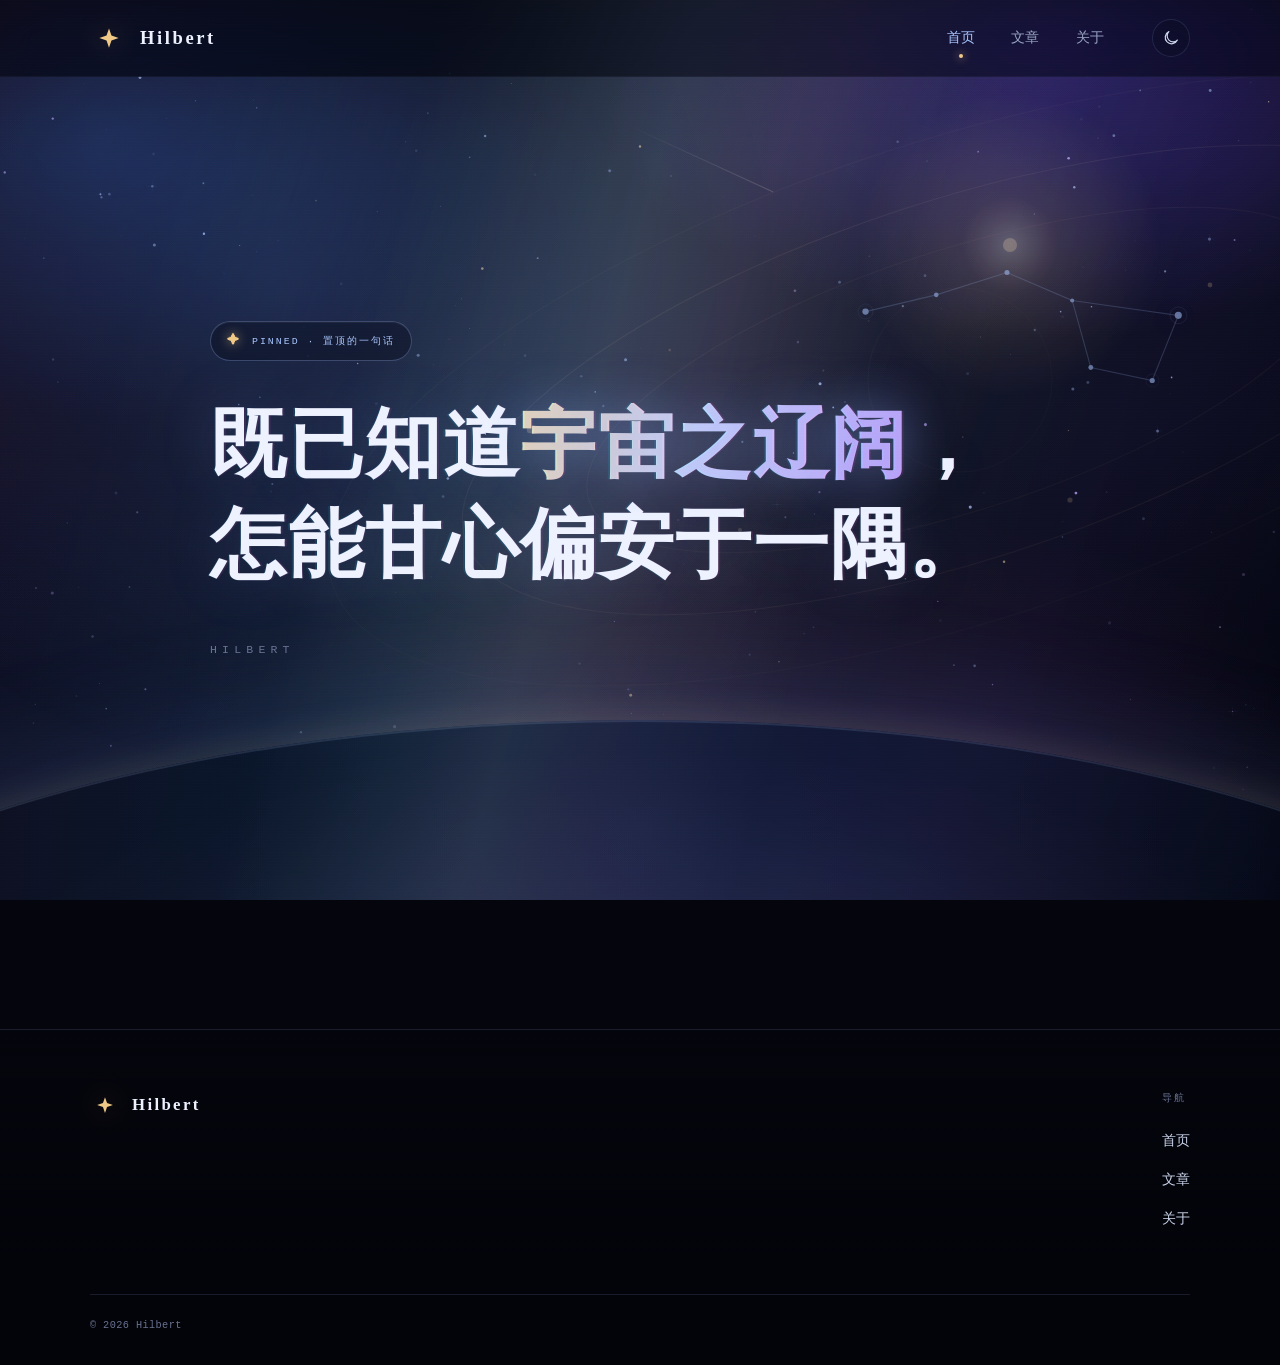
<file: index.html>
<!doctype html>
<html lang="zh-CN" data-theme="dark">
<head>
  <meta charset="utf-8">
  <meta name="viewport" content="width=device-width, initial-scale=1">
  <title>Hilbert</title>
  <meta name="description" content="Hilbert 的个人网站。">
  <meta name="author" content="Hilbert">
  <meta name="theme-color" content="#05060d">
  <meta name="color-scheme" content="dark light">
  <link rel="icon" href="assets/favicon.svg" type="image/svg+xml">
  <link rel="canonical" href="https://hilbert-blog.pages.dev/">
  <link rel="alternate" type="application/atom+xml" title="Hilbert · Atom" href="feed.xml">
  <meta property="og:site_name" content="Hilbert">
  <meta property="og:title" content="Hilbert">
  <meta property="og:description" content="Hilbert 的个人网站。">
  <meta property="og:type" content="website">
  <meta property="og:url" content="https://hilbert-blog.pages.dev/">
  <script>(function(){try{var k='yujian-theme',t=localStorage.getItem(k);if(t!=='dark'&&t!=='light'){t='dark'}document.documentElement.setAttribute('data-theme',t);var m=document.querySelector('meta[name="theme-color"]');if(m&&t==='dark')m.setAttribute('content','#05060d')}catch(e){}})();</script>
  <script>document.documentElement.classList.add('js')</script>
  
  <link rel="stylesheet" href="assets/style.css">
</head>
<body class="page-home">
  <div class="cosmos" aria-hidden="true">
    <div class="cosmos-nebula"></div>
    <div class="cosmos-milkyway"></div>
    <canvas class="starfield"></canvas>
    <svg class="cosmos-orbits" viewBox="0 0 1440 900" preserveAspectRatio="xMidYMid slice">
      <defs>
        <radialGradient id="nightOrb" cx=".5" cy=".5" r=".5">
          <stop offset="0" stop-color="#fff5d6" stop-opacity=".9"/>
          <stop offset=".32" stop-color="#f0c987" stop-opacity=".4"/>
          <stop offset="1" stop-color="#f0c987" stop-opacity="0"/>
        </radialGradient>
      </defs>
      <circle cx="1090" cy="245" r="150" fill="url(#nightOrb)" opacity=".65"/>
      <circle cx="1090" cy="245" r="7" fill="#f7e0a8" opacity=".75"/>
      <g fill="none" stroke="currentColor" stroke-width="1">
        <ellipse cx="1040" cy="380" rx="520" ry="180" transform="rotate(-18 1040 380)" opacity=".22"/>
        <ellipse cx="1040" cy="380" rx="390" ry="130" transform="rotate(-18 1040 380)" opacity=".15"/>
        <ellipse cx="1040" cy="380" rx="660" ry="240" transform="rotate(-18 1040 380)" opacity=".1"/>
        <circle cx="1040" cy="380" r="92" opacity=".08"/>
      </g>
      <g fill="currentColor">
        <circle cx="610" cy="430" r="3.2" opacity=".8"/>
        <circle cx="1290" cy="285" r="2.4" opacity=".7"/>
        <circle cx="820" cy="530" r="2" opacity=".6"/>
        <circle cx="1150" cy="500" r="2.6" opacity=".7"/>
      </g>
    </svg>
    <div class="cosmos-vignette"></div>
  </div>
  <div class="daylight" aria-hidden="true"></div>
  <div class="vaporwave" aria-hidden="true"></div>
  <a class="skip-link" href="#main">跳到主要内容</a>
  
  <header class="site-header">
    <div class="container header-inner">
      <a class="brand" href="index.html" aria-label="Hilbert · 首页">
        <span class="brand-star" aria-hidden="true">
          <svg viewBox="0 0 24 24" fill="currentColor"><path d="M12 1.5l2.7 7.8 7.8 2.7-7.8 2.7L12 22.5l-2.7-7.8-7.8-2.7 7.8-2.7z"/></svg>
        </span>
        <span class="brand-name">Hilbert</span>
      </a>
      <nav class="site-nav" id="site-nav" aria-label="主导航">
        <a class="nav-link is-active" href="index.html" aria-current="page">首页</a>
        <a class="nav-link" href="blog.html">文章</a>
        <a class="nav-link" href="about.html">关于</a>
      </nav>
      <div class="header-actions">
        <button class="theme-toggle" type="button" aria-label="切换深色模式" aria-pressed="false" title="切换深色模式">
          <svg class="icon icon-sun" viewBox="0 0 24 24" width="18" height="18" fill="none" stroke="currentColor" stroke-width="1.6" stroke-linecap="round" aria-hidden="true"><circle cx="12" cy="12" r="4.2"/><path d="M12 2.5v2.2M12 19.3v2.2M2.5 12h2.2M19.3 12h2.2M5.3 5.3l1.6 1.6M17.1 17.1l1.6 1.6M18.7 5.3l-1.6 1.6M6.9 17.1l-1.6 1.6"/></svg>
          <svg class="icon icon-moon" viewBox="0 0 24 24" width="18" height="18" fill="none" stroke="currentColor" stroke-width="1.6" stroke-linecap="round" stroke-linejoin="round" aria-hidden="true"><path d="M20.5 14.8A8.5 8.5 0 1 1 9.2 3.5a6.8 6.8 0 0 0 11.3 11.3Z"/></svg>
        </button>
        <button class="menu-toggle" type="button" aria-label="打开菜单" aria-expanded="false" aria-controls="site-nav">
          <span class="menu-bar"></span>
          <span class="menu-bar"></span>
        </button>
      </div>
    </div>
  </header>
  <main id="main">
<section class="hero">
    <div class="container hero-inner">
      <p class="eyebrow pin-label" data-reveal><span class="pin-star" aria-hidden="true">✦</span>PINNED · 置顶的一句话</p>
      <h1 class="hero-title" data-reveal>既已知道<span class="mark">宇宙之辽阔</span>，<br>
      怎能甘心偏安于一隅。</h1>
      <p class="hero-signature" data-reveal>Hilbert</p>
    </div>
    <div class="hero-constellation" aria-hidden="true">
      <svg viewBox="0 0 440 330" fill="none">
        <g class="const-lines" stroke="currentColor" stroke-width="1.2" stroke-linecap="round">
          <path d="M36 208 L112 190 L188 166 L258 196 L278 268 L344 282 L372 212 L258 196"/>
        </g>
        <g class="const-stars" fill="currentColor">
          <circle class="star-big" cx="36" cy="208" r="3.4"/>
          <circle cx="112" cy="190" r="2.5"/>
          <circle cx="188" cy="166" r="2.7"/>
          <circle cx="258" cy="196" r="2.2"/>
          <circle cx="278" cy="268" r="2.6"/>
          <circle cx="344" cy="282" r="2.8"/>
          <circle class="star-big" cx="372" cy="212" r="3.8"/>
        </g>
        <g class="const-glow" fill="none" stroke="currentColor">
          <circle cx="372" cy="212" r="9" opacity=".25"/>
          <circle cx="344" cy="282" r="7" opacity=".18"/>
          <circle cx="36" cy="208" r="8" opacity=".2"/>
        </g>
      </svg>
    </div>
  </section>

  </main>
  <footer class="site-footer">
    <div class="container footer-inner footer-inner--min">
      <div class="footer-brand">
        <a class="brand" href="index.html" aria-label="Hilbert · 首页">
        <span class="brand-star" aria-hidden="true">
          <svg viewBox="0 0 24 24" fill="currentColor"><path d="M12 1.5l2.7 7.8 7.8 2.7-7.8 2.7L12 22.5l-2.7-7.8-7.8-2.7 7.8-2.7z"/></svg>
        </span>
        <span class="brand-name">Hilbert</span>
      </a>
      </div>
      <nav class="footer-col" aria-label="页脚导航">
        <h2 class="footer-title">导航</h2>
        <ul class="footer-links">
          <li><a href="index.html">首页</a></li>
          <li><a href="blog.html">文章</a></li>
          <li><a href="about.html">关于</a></li>
        </ul>
      </nav>
    </div>
    <div class="container footer-bottom">
      <p>© <span class="js-year">2026</span> Hilbert</p>
    </div>
  </footer>
  <script src="assets/main.js" defer></script>
</body>
</html>
</file>
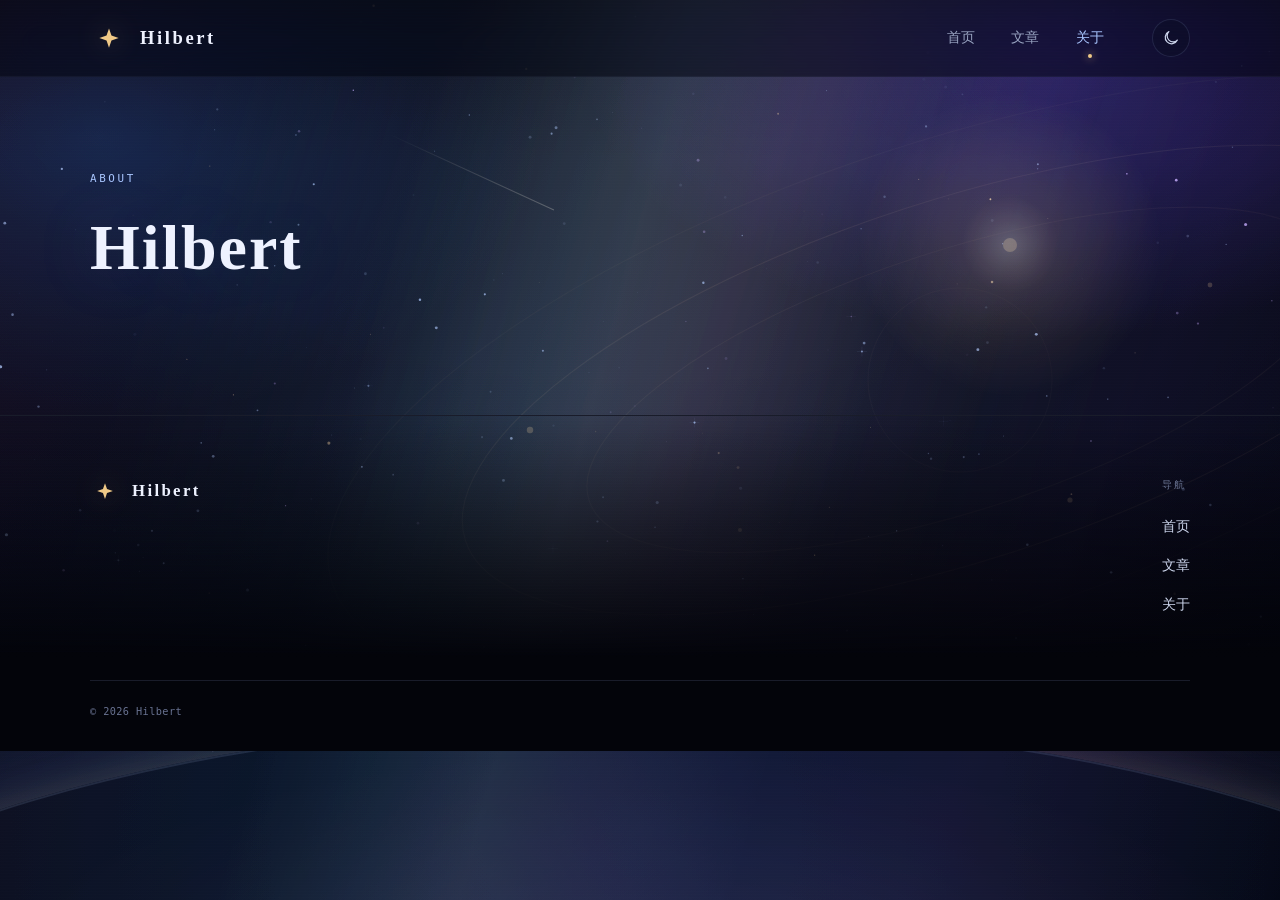
<file: about.html>
<!doctype html>
<html lang="zh-CN" data-theme="dark">
<head>
  <meta charset="utf-8">
  <meta name="viewport" content="width=device-width, initial-scale=1">
  <title>关于 · Hilbert</title>
  <meta name="description" content="关于 Hilbert。">
  <meta name="author" content="Hilbert">
  <meta name="theme-color" content="#05060d">
  <meta name="color-scheme" content="dark light">
  <link rel="icon" href="assets/favicon.svg" type="image/svg+xml">
  <link rel="canonical" href="https://hilbert-blog.pages.dev/about.html">
  <link rel="alternate" type="application/atom+xml" title="Hilbert · Atom" href="feed.xml">
  <meta property="og:site_name" content="Hilbert">
  <meta property="og:title" content="关于 · Hilbert">
  <meta property="og:description" content="关于 Hilbert。">
  <meta property="og:type" content="website">
  <meta property="og:url" content="https://hilbert-blog.pages.dev/about.html">
  <script>(function(){try{var k='yujian-theme',t=localStorage.getItem(k);if(t!=='dark'&&t!=='light'){t='dark'}document.documentElement.setAttribute('data-theme',t);var m=document.querySelector('meta[name="theme-color"]');if(m&&t==='dark')m.setAttribute('content','#05060d')}catch(e){}})();</script>
  <script>document.documentElement.classList.add('js')</script>
  
  <link rel="stylesheet" href="assets/style.css">
</head>
<body class="page-about">
  <div class="cosmos" aria-hidden="true">
    <div class="cosmos-nebula"></div>
    <div class="cosmos-milkyway"></div>
    <canvas class="starfield"></canvas>
    <svg class="cosmos-orbits" viewBox="0 0 1440 900" preserveAspectRatio="xMidYMid slice">
      <defs>
        <radialGradient id="nightOrb" cx=".5" cy=".5" r=".5">
          <stop offset="0" stop-color="#fff5d6" stop-opacity=".9"/>
          <stop offset=".32" stop-color="#f0c987" stop-opacity=".4"/>
          <stop offset="1" stop-color="#f0c987" stop-opacity="0"/>
        </radialGradient>
      </defs>
      <circle cx="1090" cy="245" r="150" fill="url(#nightOrb)" opacity=".65"/>
      <circle cx="1090" cy="245" r="7" fill="#f7e0a8" opacity=".75"/>
      <g fill="none" stroke="currentColor" stroke-width="1">
        <ellipse cx="1040" cy="380" rx="520" ry="180" transform="rotate(-18 1040 380)" opacity=".22"/>
        <ellipse cx="1040" cy="380" rx="390" ry="130" transform="rotate(-18 1040 380)" opacity=".15"/>
        <ellipse cx="1040" cy="380" rx="660" ry="240" transform="rotate(-18 1040 380)" opacity=".1"/>
        <circle cx="1040" cy="380" r="92" opacity=".08"/>
      </g>
      <g fill="currentColor">
        <circle cx="610" cy="430" r="3.2" opacity=".8"/>
        <circle cx="1290" cy="285" r="2.4" opacity=".7"/>
        <circle cx="820" cy="530" r="2" opacity=".6"/>
        <circle cx="1150" cy="500" r="2.6" opacity=".7"/>
      </g>
    </svg>
    <div class="cosmos-vignette"></div>
  </div>
  <div class="daylight" aria-hidden="true"></div>
  <div class="vaporwave" aria-hidden="true"></div>
  <a class="skip-link" href="#main">跳到主要内容</a>
  
  <header class="site-header">
    <div class="container header-inner">
      <a class="brand" href="index.html" aria-label="Hilbert · 首页">
        <span class="brand-star" aria-hidden="true">
          <svg viewBox="0 0 24 24" fill="currentColor"><path d="M12 1.5l2.7 7.8 7.8 2.7-7.8 2.7L12 22.5l-2.7-7.8-7.8-2.7 7.8-2.7z"/></svg>
        </span>
        <span class="brand-name">Hilbert</span>
      </a>
      <nav class="site-nav" id="site-nav" aria-label="主导航">
        <a class="nav-link" href="index.html">首页</a>
        <a class="nav-link" href="blog.html">文章</a>
        <a class="nav-link is-active" href="about.html" aria-current="page">关于</a>
      </nav>
      <div class="header-actions">
        <button class="theme-toggle" type="button" aria-label="切换深色模式" aria-pressed="false" title="切换深色模式">
          <svg class="icon icon-sun" viewBox="0 0 24 24" width="18" height="18" fill="none" stroke="currentColor" stroke-width="1.6" stroke-linecap="round" aria-hidden="true"><circle cx="12" cy="12" r="4.2"/><path d="M12 2.5v2.2M12 19.3v2.2M2.5 12h2.2M19.3 12h2.2M5.3 5.3l1.6 1.6M17.1 17.1l1.6 1.6M18.7 5.3l-1.6 1.6M6.9 17.1l-1.6 1.6"/></svg>
          <svg class="icon icon-moon" viewBox="0 0 24 24" width="18" height="18" fill="none" stroke="currentColor" stroke-width="1.6" stroke-linecap="round" stroke-linejoin="round" aria-hidden="true"><path d="M20.5 14.8A8.5 8.5 0 1 1 9.2 3.5a6.8 6.8 0 0 0 11.3 11.3Z"/></svg>
        </button>
        <button class="menu-toggle" type="button" aria-label="打开菜单" aria-expanded="false" aria-controls="site-nav">
          <span class="menu-bar"></span>
          <span class="menu-bar"></span>
        </button>
      </div>
    </div>
  </header>
  <main id="main">
<div class="container page">
    <header class="page-head">
      <p class="eyebrow" data-reveal>ABOUT</p>
      <h1 class="page-title" data-reveal>Hilbert</h1>
    </header>
    
  </div>
  </main>
  <footer class="site-footer">
    <div class="container footer-inner footer-inner--min">
      <div class="footer-brand">
        <a class="brand" href="index.html" aria-label="Hilbert · 首页">
        <span class="brand-star" aria-hidden="true">
          <svg viewBox="0 0 24 24" fill="currentColor"><path d="M12 1.5l2.7 7.8 7.8 2.7-7.8 2.7L12 22.5l-2.7-7.8-7.8-2.7 7.8-2.7z"/></svg>
        </span>
        <span class="brand-name">Hilbert</span>
      </a>
      </div>
      <nav class="footer-col" aria-label="页脚导航">
        <h2 class="footer-title">导航</h2>
        <ul class="footer-links">
          <li><a href="index.html">首页</a></li>
          <li><a href="blog.html">文章</a></li>
          <li><a href="about.html">关于</a></li>
        </ul>
      </nav>
    </div>
    <div class="container footer-bottom">
      <p>© <span class="js-year">2026</span> Hilbert</p>
    </div>
  </footer>
  <script src="assets/main.js" defer></script>
</body>
</html>
</file>
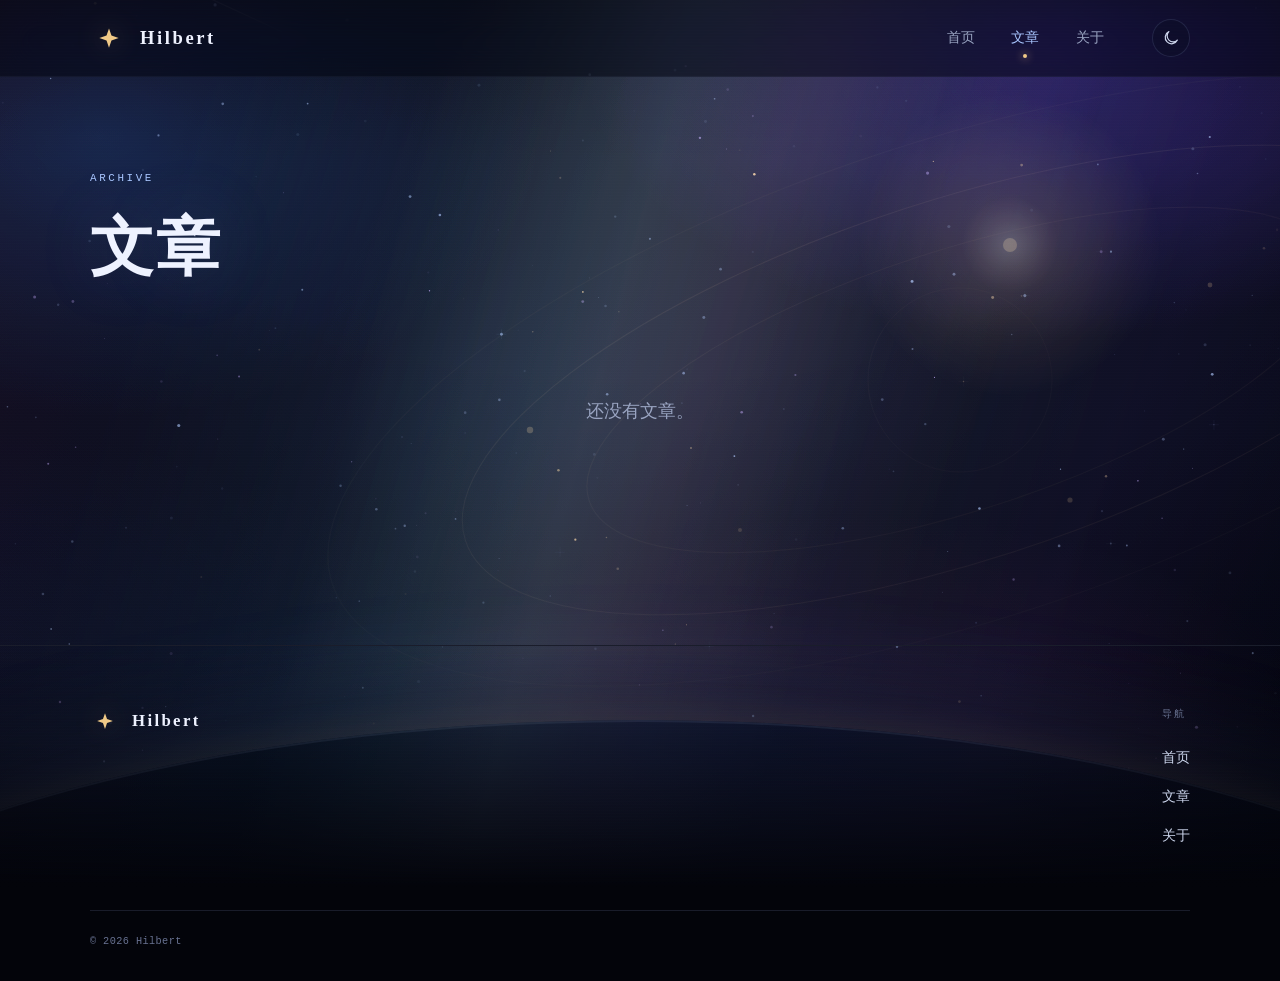
<file: blog.html>
<!doctype html>
<html lang="zh-CN" data-theme="dark">
<head>
  <meta charset="utf-8">
  <meta name="viewport" content="width=device-width, initial-scale=1">
  <title>文章 · Hilbert</title>
  <meta name="description" content="Hilbert 的文章。">
  <meta name="author" content="Hilbert">
  <meta name="theme-color" content="#05060d">
  <meta name="color-scheme" content="dark light">
  <link rel="icon" href="assets/favicon.svg" type="image/svg+xml">
  <link rel="canonical" href="https://hilbert-blog.pages.dev/blog.html">
  <link rel="alternate" type="application/atom+xml" title="Hilbert · Atom" href="feed.xml">
  <meta property="og:site_name" content="Hilbert">
  <meta property="og:title" content="文章 · Hilbert">
  <meta property="og:description" content="Hilbert 的文章。">
  <meta property="og:type" content="website">
  <meta property="og:url" content="https://hilbert-blog.pages.dev/blog.html">
  <script>(function(){try{var k='yujian-theme',t=localStorage.getItem(k);if(t!=='dark'&&t!=='light'){t='dark'}document.documentElement.setAttribute('data-theme',t);var m=document.querySelector('meta[name="theme-color"]');if(m&&t==='dark')m.setAttribute('content','#05060d')}catch(e){}})();</script>
  <script>document.documentElement.classList.add('js')</script>
  
  <link rel="stylesheet" href="assets/style.css">
</head>
<body class="page-blog">
  <div class="cosmos" aria-hidden="true">
    <div class="cosmos-nebula"></div>
    <div class="cosmos-milkyway"></div>
    <canvas class="starfield"></canvas>
    <svg class="cosmos-orbits" viewBox="0 0 1440 900" preserveAspectRatio="xMidYMid slice">
      <defs>
        <radialGradient id="nightOrb" cx=".5" cy=".5" r=".5">
          <stop offset="0" stop-color="#fff5d6" stop-opacity=".9"/>
          <stop offset=".32" stop-color="#f0c987" stop-opacity=".4"/>
          <stop offset="1" stop-color="#f0c987" stop-opacity="0"/>
        </radialGradient>
      </defs>
      <circle cx="1090" cy="245" r="150" fill="url(#nightOrb)" opacity=".65"/>
      <circle cx="1090" cy="245" r="7" fill="#f7e0a8" opacity=".75"/>
      <g fill="none" stroke="currentColor" stroke-width="1">
        <ellipse cx="1040" cy="380" rx="520" ry="180" transform="rotate(-18 1040 380)" opacity=".22"/>
        <ellipse cx="1040" cy="380" rx="390" ry="130" transform="rotate(-18 1040 380)" opacity=".15"/>
        <ellipse cx="1040" cy="380" rx="660" ry="240" transform="rotate(-18 1040 380)" opacity=".1"/>
        <circle cx="1040" cy="380" r="92" opacity=".08"/>
      </g>
      <g fill="currentColor">
        <circle cx="610" cy="430" r="3.2" opacity=".8"/>
        <circle cx="1290" cy="285" r="2.4" opacity=".7"/>
        <circle cx="820" cy="530" r="2" opacity=".6"/>
        <circle cx="1150" cy="500" r="2.6" opacity=".7"/>
      </g>
    </svg>
    <div class="cosmos-vignette"></div>
  </div>
  <div class="daylight" aria-hidden="true"></div>
  <div class="vaporwave" aria-hidden="true"></div>
  <a class="skip-link" href="#main">跳到主要内容</a>
  
  <header class="site-header">
    <div class="container header-inner">
      <a class="brand" href="index.html" aria-label="Hilbert · 首页">
        <span class="brand-star" aria-hidden="true">
          <svg viewBox="0 0 24 24" fill="currentColor"><path d="M12 1.5l2.7 7.8 7.8 2.7-7.8 2.7L12 22.5l-2.7-7.8-7.8-2.7 7.8-2.7z"/></svg>
        </span>
        <span class="brand-name">Hilbert</span>
      </a>
      <nav class="site-nav" id="site-nav" aria-label="主导航">
        <a class="nav-link" href="index.html">首页</a>
        <a class="nav-link is-active" href="blog.html" aria-current="page">文章</a>
        <a class="nav-link" href="about.html">关于</a>
      </nav>
      <div class="header-actions">
        <button class="theme-toggle" type="button" aria-label="切换深色模式" aria-pressed="false" title="切换深色模式">
          <svg class="icon icon-sun" viewBox="0 0 24 24" width="18" height="18" fill="none" stroke="currentColor" stroke-width="1.6" stroke-linecap="round" aria-hidden="true"><circle cx="12" cy="12" r="4.2"/><path d="M12 2.5v2.2M12 19.3v2.2M2.5 12h2.2M19.3 12h2.2M5.3 5.3l1.6 1.6M17.1 17.1l1.6 1.6M18.7 5.3l-1.6 1.6M6.9 17.1l-1.6 1.6"/></svg>
          <svg class="icon icon-moon" viewBox="0 0 24 24" width="18" height="18" fill="none" stroke="currentColor" stroke-width="1.6" stroke-linecap="round" stroke-linejoin="round" aria-hidden="true"><path d="M20.5 14.8A8.5 8.5 0 1 1 9.2 3.5a6.8 6.8 0 0 0 11.3 11.3Z"/></svg>
        </button>
        <button class="menu-toggle" type="button" aria-label="打开菜单" aria-expanded="false" aria-controls="site-nav">
          <span class="menu-bar"></span>
          <span class="menu-bar"></span>
        </button>
      </div>
    </div>
  </header>
  <main id="main">
<div class="container page">
      <header class="page-head">
        <p class="eyebrow" data-reveal>ARCHIVE</p>
        <h1 class="page-title" data-reveal>文章</h1>
      </header>
      <p class="empty-state" data-reveal>还没有文章。</p>
    </div>
  </main>
  <footer class="site-footer">
    <div class="container footer-inner footer-inner--min">
      <div class="footer-brand">
        <a class="brand" href="index.html" aria-label="Hilbert · 首页">
        <span class="brand-star" aria-hidden="true">
          <svg viewBox="0 0 24 24" fill="currentColor"><path d="M12 1.5l2.7 7.8 7.8 2.7-7.8 2.7L12 22.5l-2.7-7.8-7.8-2.7 7.8-2.7z"/></svg>
        </span>
        <span class="brand-name">Hilbert</span>
      </a>
      </div>
      <nav class="footer-col" aria-label="页脚导航">
        <h2 class="footer-title">导航</h2>
        <ul class="footer-links">
          <li><a href="index.html">首页</a></li>
          <li><a href="blog.html">文章</a></li>
          <li><a href="about.html">关于</a></li>
        </ul>
      </nav>
    </div>
    <div class="container footer-bottom">
      <p>© <span class="js-year">2026</span> Hilbert</p>
    </div>
  </footer>
  <script src="assets/main.js" defer></script>
</body>
</html>
</file>
<file: assets/style.css>
/* ==========================================================================
   个人博客 · 样式表
   字体：使用系统字体，不加载任何外部资源
   ========================================================================== */

/* ---------- 1. 设计变量 ---------- */
:root {
  --font-sans: "PingFang SC", "Hiragino Sans GB", "Noto Sans CJK SC", "Microsoft YaHei",
    -apple-system, BlinkMacSystemFont, "Segoe UI", sans-serif;
  --font-serif: "Songti SC", "STSong", "Noto Serif CJK SC", "Source Han Serif SC",
    "Noto Serif SC", "SimSun", Georgia, serif;
  --font-mono: "SF Mono", "JetBrains Mono", "IBM Plex Mono", Menlo, Consolas, monospace;

  --bg: #f5effa;
  --bg-soft: #eae4f4;
  --surface: #fbf8ff;
  --ink: #241a2b;
  --ink-soft: #463752;
  --muted: #73647e;
  --faint: #9b8ca6;
  --line: rgba(58, 38, 80, 0.14);
  --line-strong: rgba(58, 38, 80, 0.3);
  --accent: #a8328f;
  --accent-soft: #c85cae;
  --accent-wash: rgba(168, 50, 143, 0.1);
  --seal: #a8328f;
  --shadow: 0 1px 2px rgba(70, 40, 90, 0.05), 0 14px 40px rgba(90, 60, 120, 0.12);

  --container: 1100px;
  --radius: 16px;
  --ease: cubic-bezier(0.22, 0.61, 0.36, 1);
  --gold: #b07a2a;
  --violet: #6b56b0;
}

[data-theme="dark"] {
  --bg: #05060d;
  --bg-soft: #0a0f20;
  --surface: rgba(13, 19, 38, 0.72);
  --ink: #eef2ff;
  --ink-soft: #ccd5ec;
  --muted: #99a4c1;
  --faint: #687291;
  --line: rgba(166, 190, 255, 0.13);
  --line-strong: rgba(166, 190, 255, 0.28);
  --accent: #a9c6ff;
  --accent-soft: #cadbff;
  --accent-wash: rgba(150, 185, 255, 0.1);
  --seal: #e3b477;
  --gold: #f0c987;
  --violet: #c7a7ff;
  --glow: rgba(140, 175, 255, 0.35);
  --shadow: 0 1px 2px rgba(0, 0, 0, 0.3), 0 24px 70px -20px rgba(0, 0, 0, 0.65);
}

/* ---------- 2. 基础 ---------- */
*,
*::before,
*::after {
  box-sizing: border-box;
}

html {
  -webkit-text-size-adjust: 100%;
  scroll-behavior: smooth;
}

@media (prefers-reduced-motion: reduce) {
  html {
    scroll-behavior: auto;
  }
}

body {
  margin: 0;
  background: var(--bg);
  color: var(--ink);
  font-family: var(--font-sans);
  font-size: 16.5px;
  line-height: 1.75;
  letter-spacing: 0.01em;
  -webkit-font-smoothing: antialiased;
  -moz-osx-font-smoothing: grayscale;
  text-rendering: optimizeLegibility;
  transition: background-color 0.4s var(--ease), color 0.4s var(--ease);
}

/* 纸张颗粒感 */
body::before {
  content: "";
  position: fixed;
  inset: 0;
  z-index: 9999;
  pointer-events: none;
  opacity: 0.035;
  mix-blend-mode: multiply;
  background-image: url("data:image/svg+xml,%3Csvg xmlns='http://www.w3.org/2000/svg' width='180' height='180'%3E%3Cfilter id='n'%3E%3CfeTurbulence type='fractalNoise' baseFrequency='0.82' numOctaves='3' stitchTiles='stitch'/%3E%3C/filter%3E%3Crect width='180' height='180' filter='url(%23n)' opacity='0.6'/%3E%3C/svg%3E");
}

[data-theme="dark"] body::before {
  opacity: 0.05;
  mix-blend-mode: soft-light;
}

::selection {
  background: var(--accent);
  color: #fff8f0;
}

a {
  color: inherit;
  text-decoration: none;
}

img {
  max-width: 100%;
  height: auto;
  display: block;
}

button {
  font: inherit;
  color: inherit;
}

:focus-visible {
  outline: 2px solid var(--accent);
  outline-offset: 3px;
  border-radius: 4px;
}

.container {
  width: min(100% - 64px, var(--container));
  margin-inline: auto;
}

[hidden] {
  display: none !important;
}

.sr-only {
  position: absolute;
  width: 1px;
  height: 1px;
  padding: 0;
  margin: -1px;
  overflow: hidden;
  clip: rect(0, 0, 0, 0);
  white-space: nowrap;
  border: 0;
}

.skip-link {
  position: fixed;
  top: -80px;
  left: 20px;
  z-index: 1000;
  padding: 10px 18px;
  border-radius: 999px;
  background: var(--ink);
  color: var(--bg);
  font-size: 0.85rem;
  transition: top 0.2s var(--ease);
}

.skip-link:focus {
  top: 16px;
}

/* ---------- 3. 顶部导航 ---------- */
.site-header {
  position: sticky;
  top: 0;
  z-index: 100;
  background: color-mix(in srgb, var(--bg) 80%, transparent);
  -webkit-backdrop-filter: blur(16px) saturate(1.3);
  backdrop-filter: blur(16px) saturate(1.3);
  border-bottom: 1px solid transparent;
  transition: border-color 0.3s var(--ease), box-shadow 0.3s var(--ease);
}

.site-header.is-scrolled {
  border-bottom-color: var(--line);
  box-shadow: 0 10px 30px -20px rgba(33, 29, 25, 0.5);
}

.header-inner {
  display: flex;
  align-items: center;
  gap: 32px;
  height: 76px;
}

.brand {
  display: inline-flex;
  align-items: center;
  gap: 12px;
  flex-shrink: 0;
}

.brand-seal {
  display: grid;
  place-items: center;
  width: 38px;
  height: 38px;
  border-radius: 9px;
  background: var(--seal);
  color: #fbf8f1;
  font-family: var(--font-serif);
  font-size: 21px;
  line-height: 1;
  letter-spacing: 0;
  box-shadow: inset 0 0 0 1px rgba(255, 255, 255, 0.18);
  transition: transform 0.4s var(--ease);
}

.brand:hover .brand-seal {
  transform: rotate(-6deg) scale(1.05);
}

.brand-text {
  display: flex;
  flex-direction: column;
  gap: 2px;
}

.brand-name {
  font-family: var(--font-serif);
  font-size: 1.16rem;
  font-weight: 700;
  letter-spacing: 0.14em;
  line-height: 1.2;
}

.brand-sub {
  font-family: var(--font-mono);
  font-size: 0.56rem;
  letter-spacing: 0.3em;
  color: var(--faint);
  text-transform: uppercase;
  line-height: 1;
}

.site-nav {
  display: flex;
  align-items: center;
  gap: 4px;
  margin-left: auto;
}

.nav-link {
  position: relative;
  padding: 8px 16px;
  border-radius: 999px;
  font-size: 0.9rem;
  color: var(--muted);
  transition: color 0.2s var(--ease), background-color 0.2s var(--ease);
}

.nav-link:hover {
  color: var(--ink);
  background: var(--accent-wash);
}

.nav-link.is-active {
  color: var(--accent);
}

.nav-link.is-active::after {
  content: "";
  position: absolute;
  left: 50%;
  bottom: 1px;
  width: 4px;
  height: 4px;
  border-radius: 50%;
  background: var(--accent);
  transform: translateX(-50%);
}

.header-actions {
  display: flex;
  align-items: center;
  gap: 10px;
}

.theme-toggle,
.menu-toggle {
  display: inline-flex;
  align-items: center;
  justify-content: center;
  width: 38px;
  height: 38px;
  padding: 0;
  border: 1px solid var(--line);
  border-radius: 50%;
  background: transparent;
  color: var(--ink-soft);
  cursor: pointer;
  transition: border-color 0.2s var(--ease), color 0.2s var(--ease),
    transform 0.2s var(--ease), background-color 0.2s var(--ease);
}

.theme-toggle:hover,
.menu-toggle:hover {
  border-color: var(--line-strong);
  color: var(--accent);
  background: var(--accent-wash);
  transform: translateY(-1px);
}

.theme-toggle .icon-moon {
  display: none;
}

[data-theme="dark"] .theme-toggle .icon-sun {
  display: none;
}

[data-theme="dark"] .theme-toggle .icon-moon {
  display: block;
}

.menu-toggle {
  display: none;
  flex-direction: column;
  gap: 5px;
}

.menu-bar {
  display: block;
  width: 16px;
  height: 1.5px;
  border-radius: 2px;
  background: currentColor;
  transition: transform 0.3s var(--ease), opacity 0.2s var(--ease);
}

/* ---------- 4. 首页 Hero ---------- */
.hero {
  position: relative;
  padding: clamp(72px, 11vw, 136px) 0 clamp(48px, 7vw, 80px);
  overflow: hidden;
}

.hero::before {
  content: "";
  position: absolute;
  top: -220px;
  right: -8%;
  width: 760px;
  height: 720px;
  background: radial-gradient(closest-side, var(--accent-wash), transparent);
  pointer-events: none;
}

.hero-inner {
  position: relative;
  z-index: 1;
  max-width: 860px;
}

.eyebrow {
  margin: 0 0 26px;
  font-family: var(--font-mono);
  font-size: 0.68rem;
  letter-spacing: 0.24em;
  color: var(--accent);
  text-transform: uppercase;
}

.hero-title {
  margin: 0;
  font-family: var(--font-serif);
  font-weight: 700;
  font-size: clamp(2.5rem, 5.6vw, 4.4rem);
  line-height: 1.26;
  letter-spacing: 0.015em;
  text-wrap: balance;
}

.mark {
  position: relative;
  color: var(--accent);
  background: linear-gradient(transparent 64%, var(--accent-wash) 64%);
  padding: 0 0.06em;
}

.hero-lede {
  max-width: 36em;
  margin: 30px 0 0;
  font-size: 1.07rem;
  line-height: 2;
  color: var(--muted);
}

.hero-actions {
  display: flex;
  flex-wrap: wrap;
  gap: 14px;
  margin-top: 38px;
}

.btn {
  display: inline-flex;
  align-items: center;
  justify-content: center;
  gap: 10px;
  padding: 13px 26px;
  border: 1px solid transparent;
  border-radius: 999px;
  font-size: 0.92rem;
  letter-spacing: 0.02em;
  cursor: pointer;
  transition: background-color 0.25s var(--ease), color 0.25s var(--ease),
    border-color 0.25s var(--ease), transform 0.25s var(--ease),
    box-shadow 0.25s var(--ease);
}

.btn-primary {
  background: var(--ink);
  color: var(--bg);
  box-shadow: 0 8px 24px -12px rgba(33, 29, 25, 0.5);
}

.btn-primary:hover {
  background: var(--accent);
  color: #fff8f0;
  transform: translateY(-2px);
  box-shadow: 0 14px 30px -14px rgba(168, 73, 44, 0.6);
}

.btn-ghost {
  border-color: var(--line-strong);
  color: var(--ink-soft);
}

.btn-ghost:hover {
  border-color: var(--accent);
  color: var(--accent);
  background: var(--accent-wash);
  transform: translateY(-2px);
}

.btn-arrow {
  display: inline-block;
  transition: transform 0.25s var(--ease);
}

.btn:hover .btn-arrow,
.featured-post:hover .btn-arrow,
.section-more:hover span {
  transform: translateX(4px);
}

.hero-meta {
  display: flex;
  flex-wrap: wrap;
  gap: 10px 24px;
  margin: 46px 0 0;
  padding: 0;
  list-style: none;
  font-family: var(--font-mono);
  font-size: 0.68rem;
  letter-spacing: 0.06em;
  color: var(--faint);
}

.hero-meta li {
  display: inline-flex;
  align-items: center;
  gap: 8px;
}

.dot,
.status-dot {
  display: inline-block;
  width: 6px;
  height: 6px;
  border-radius: 50%;
  background: var(--accent);
  box-shadow: 0 0 0 4px var(--accent-wash);
  flex-shrink: 0;
}

.hero-vertical {
  position: absolute;
  top: 30%;
  right: 28px;
  margin: 0;
  writing-mode: vertical-rl;
  font-family: var(--font-serif);
  font-size: 0.82rem;
  letter-spacing: 0.42em;
  color: var(--faint);
  opacity: 0.85;
  z-index: 1;
}

.hero-orbit {
  position: absolute;
  top: 40px;
  right: -180px;
  width: 560px;
  height: 560px;
  border: 1px solid var(--line);
  border-radius: 50%;
  pointer-events: none;
  opacity: 0.7;
}

.hero-orbit::before {
  content: "";
  position: absolute;
  inset: 58px;
  border: 1px dashed var(--line);
  border-radius: 50%;
}

.hero-orbit::after {
  content: "";
  position: absolute;
  top: 16%;
  left: 12%;
  width: 8px;
  height: 8px;
  border-radius: 50%;
  background: var(--accent);
  box-shadow: 0 0 0 6px var(--accent-wash);
}

/* ---------- 5. 通用区块 ---------- */
.section {
  padding: clamp(56px, 8vw, 88px) 0 0;
}

.section-head {
  display: flex;
  align-items: baseline;
  gap: 14px;
  padding-bottom: 16px;
  margin-bottom: 36px;
  border-bottom: 1px solid var(--line);
}

.section-num {
  font-family: var(--font-mono);
  font-size: 0.68rem;
  letter-spacing: 0.12em;
  color: var(--accent);
}

.section-num::after {
  content: " /";
  color: var(--faint);
  opacity: 0.7;
}

.section-head h2 {
  margin: 0;
  font-family: var(--font-serif);
  font-size: clamp(1.35rem, 2.2vw, 1.7rem);
  font-weight: 700;
  letter-spacing: 0.06em;
}

.section-more {
  margin-left: auto;
  display: inline-flex;
  align-items: center;
  gap: 6px;
  font-family: var(--font-mono);
  font-size: 0.68rem;
  letter-spacing: 0.08em;
  color: var(--muted);
  transition: color 0.2s var(--ease);
}

.section-more span {
  transition: transform 0.25s var(--ease);
}

.section-more:hover {
  color: var(--accent);
}

/* ---------- 6. 首页：文章 ---------- */
.home-grid {
  display: grid;
  grid-template-columns: minmax(0, 1fr) 310px;
  gap: 60px;
  align-items: start;
}

.featured-post {
  position: relative;
  background: linear-gradient(155deg, var(--surface), var(--bg-soft));
  border: 1px solid var(--line);
  border-radius: var(--radius);
  box-shadow: var(--shadow);
  overflow: hidden;
  transition: transform 0.35s var(--ease), border-color 0.35s var(--ease),
    box-shadow 0.35s var(--ease);
}

.featured-post::before {
  content: "";
  position: absolute;
  top: 0;
  left: 0;
  width: 3px;
  height: 100%;
  background: var(--accent);
  opacity: 0.85;
}

.featured-post:hover {
  transform: translateY(-4px);
  border-color: var(--line-strong);
  box-shadow: 0 2px 4px rgba(33, 29, 25, 0.04), 0 24px 60px -18px rgba(33, 29, 25, 0.18);
}

.featured-link {
  display: block;
  padding: clamp(28px, 4vw, 44px) clamp(26px, 4vw, 46px);
}

.featured-meta {
  display: flex;
  flex-wrap: wrap;
  align-items: center;
  gap: 12px;
  font-family: var(--font-mono);
  font-size: 0.66rem;
  letter-spacing: 0.06em;
  color: var(--faint);
}

.badge {
  padding: 4px 10px;
  border-radius: 999px;
  background: var(--accent);
  color: #fff8f0;
  font-size: 0.62rem;
  letter-spacing: 0.14em;
}

.featured-read::before {
  content: "·";
  margin-right: 12px;
  color: var(--faint);
}

.featured-title {
  margin: 22px 0 0;
  font-family: var(--font-serif);
  font-size: clamp(1.6rem, 3vw, 2.2rem);
  font-weight: 700;
  line-height: 1.45;
  letter-spacing: 0.02em;
  word-break: keep-all;
  overflow-wrap: anywhere;
  transition: color 0.25s var(--ease);
}

.featured-post:hover .featured-title {
  color: var(--accent);
}

.featured-excerpt {
  margin: 18px 0 0;
  font-size: 0.95rem;
  line-height: 1.9;
  color: var(--muted);
}

.featured-cta {
  display: inline-flex;
  align-items: center;
  gap: 10px;
  margin-top: 28px;
  font-family: var(--font-mono);
  font-size: 0.7rem;
  letter-spacing: 0.1em;
  color: var(--accent);
}

.post-rows {
  margin-top: 10px;
  border-bottom: 1px solid var(--line);
}

.post-row {
  display: grid;
  grid-template-columns: 96px minmax(0, 1fr) 24px;
  gap: 22px;
  align-items: start;
  padding: 26px 4px;
  border-top: 1px solid var(--line);
  transition: background-color 0.25s var(--ease);
}

.post-row:first-child {
  border-top: 0;
}

.post-row:hover {
  background: var(--accent-wash);
}

.row-date {
  padding-top: 6px;
  font-family: var(--font-mono);
  font-size: 0.66rem;
  letter-spacing: 0.04em;
  color: var(--faint);
}

.row-body {
  display: block;
  min-width: 0;
}

.row-title {
  display: block;
  font-family: var(--font-serif);
  font-size: 1.24rem;
  font-weight: 700;
  line-height: 1.5;
  letter-spacing: 0.02em;
  word-break: keep-all;
  overflow-wrap: anywhere;
  transition: color 0.25s var(--ease);
}

.post-row:hover .row-title {
  color: var(--accent);
}

.row-excerpt {
  display: -webkit-box;
  -webkit-line-clamp: 2;
  -webkit-box-orient: vertical;
  overflow: hidden;
  margin-top: 8px;
  font-size: 0.88rem;
  line-height: 1.75;
  color: var(--muted);
}

.tag-list {
  display: inline-flex;
  flex-wrap: wrap;
  gap: 10px;
  margin-top: 12px;
}

.tag {
  font-family: var(--font-mono);
  font-size: 0.66rem;
  letter-spacing: 0.06em;
  color: var(--faint);
  transition: color 0.2s var(--ease);
}

a.tag:hover {
  color: var(--accent);
}

.row-arrow {
  padding-top: 2px;
  font-size: 1.05rem;
  color: var(--accent);
  opacity: 0;
  transform: translateX(-8px);
  transition: opacity 0.25s var(--ease), transform 0.25s var(--ease);
}

.post-row:hover .row-arrow {
  opacity: 1;
  transform: translateX(0);
}

/* ---------- 7. 首页：侧栏 ---------- */
.home-aside {
  display: flex;
  flex-direction: column;
  gap: 26px;
}

.now-card {
  padding: 26px 24px;
  background: var(--surface);
  border: 1px dashed var(--line-strong);
  border-radius: var(--radius);
  transform: rotate(-0.4deg);
  transition: transform 0.4s var(--ease);
}

.now-card:hover {
  transform: rotate(0);
}

.now-head {
  display: flex;
  align-items: baseline;
  justify-content: space-between;
  gap: 12px;
  padding-bottom: 16px;
  border-bottom: 1px dashed var(--line);
}

.now-head .eyebrow {
  margin: 0;
  font-size: 0.6rem;
  letter-spacing: 0.2em;
}

.now-date {
  font-family: var(--font-mono);
  font-size: 0.6rem;
  letter-spacing: 0.04em;
  color: var(--faint);
}

.now-list {
  margin: 6px 0 0;
  padding: 0;
  list-style: none;
}

.now-list li {
  display: grid;
  grid-template-columns: 44px minmax(0, 1fr);
  gap: 10px;
  padding: 11px 0;
  border-top: 1px dashed var(--line);
  font-size: 0.84rem;
  line-height: 1.7;
}

.now-list li:first-child {
  border-top: 0;
}

.now-key {
  font-family: var(--font-mono);
  font-size: 0.62rem;
  letter-spacing: 0.08em;
  color: var(--accent);
  padding-top: 2px;
}

.now-value {
  color: var(--ink-soft);
}

.quote-card {
  margin: 0;
  padding: 26px 6px 6px 2px;
}

.quote-card blockquote {
  position: relative;
  margin: 0;
  padding-top: 22px;
  font-family: var(--font-serif);
  font-size: 1.02rem;
  line-height: 1.95;
  color: var(--ink-soft);
}

.quote-card blockquote::before {
  content: "“";
  position: absolute;
  top: -28px;
  left: -8px;
  font-family: var(--font-serif);
  font-size: 4.6rem;
  line-height: 1;
  color: var(--accent);
  opacity: 0.28;
}

.quote-card figcaption {
  margin-top: 16px;
  font-family: var(--font-mono);
  font-size: 0.64rem;
  letter-spacing: 0.06em;
  color: var(--faint);
}

/* ---------- 8. 首页：关于条 ---------- */
.about-strip {
  padding-top: clamp(64px, 9vw, 96px);
}

.about-strip-inner {
  display: grid;
  grid-template-columns: minmax(0, 1.25fr) minmax(0, 0.75fr);
  gap: clamp(32px, 6vw, 80px);
  align-items: start;
}

.about-strip-lede {
  margin: 0;
  font-family: var(--font-serif);
  font-size: clamp(1.05rem, 1.6vw, 1.25rem);
  line-height: 2.05;
  color: var(--ink-soft);
}

.about-strip-facts {
  display: grid;
  grid-template-columns: repeat(3, auto);
  gap: 32px;
  justify-content: end;
  margin: 4px 0 0;
}

.about-strip-facts dt {
  margin: 0 0 8px;
  font-family: var(--font-mono);
  font-size: 0.6rem;
  letter-spacing: 0.18em;
  color: var(--faint);
}

.about-strip-facts dd {
  display: flex;
  align-items: center;
  gap: 8px;
  margin: 0;
  font-size: 0.88rem;
  color: var(--ink-soft);
  white-space: nowrap;
}

/* ---------- 9. 列表页 ---------- */
.page {
  padding-top: clamp(56px, 8vw, 92px);
}

.page-head {
  max-width: 720px;
}

.page-head .eyebrow {
  margin-bottom: 22px;
}

.page-title {
  margin: 0;
  font-family: var(--font-serif);
  font-size: clamp(2.6rem, 6vw, 4rem);
  font-weight: 700;
  line-height: 1.2;
  letter-spacing: 0.03em;
}

.page-lede {
  margin: 24px 0 0;
  font-size: 1rem;
  line-height: 2;
  color: var(--muted);
}

.blog-toolbar {
  display: flex;
  flex-wrap: wrap;
  align-items: center;
  gap: 26px 40px;
  margin-top: 52px;
  padding-bottom: 22px;
  border-bottom: 1px solid var(--line);
}

.search {
  display: flex;
  align-items: center;
  gap: 12px;
  flex: 1 1 300px;
  max-width: 420px;
  padding-bottom: 10px;
  border-bottom: 1px solid var(--line-strong);
  color: var(--faint);
  transition: border-color 0.2s var(--ease), color 0.2s var(--ease);
}

.search:focus-within {
  border-color: var(--accent);
  color: var(--accent);
}

.search-icon {
  flex-shrink: 0;
}

.search input {
  flex: 1;
  min-width: 0;
  border: 0;
  padding: 0;
  background: transparent;
  color: var(--ink);
  font: inherit;
  font-size: 0.9rem;
  outline: none;
}

.search input::placeholder {
  color: var(--faint);
}

.search kbd {
  flex-shrink: 0;
  padding: 2px 7px;
  border: 1px solid var(--line);
  border-radius: 5px;
  background: var(--surface);
  font-family: var(--font-mono);
  font-size: 0.64rem;
  color: var(--faint);
}

.search input:focus + kbd {
  opacity: 0;
}

.tag-filter {
  display: flex;
  flex-wrap: wrap;
  gap: 8px;
}

.tag-chip {
  padding: 7px 14px;
  border: 1px solid var(--line);
  border-radius: 999px;
  background: transparent;
  color: var(--muted);
  font-family: var(--font-mono);
  font-size: 0.66rem;
  letter-spacing: 0.05em;
  cursor: pointer;
  transition: color 0.2s var(--ease), border-color 0.2s var(--ease),
    background-color 0.2s var(--ease);
}

.tag-chip:hover {
  border-color: var(--line-strong);
  color: var(--ink);
}

.tag-chip.is-active {
  background: var(--ink);
  border-color: var(--ink);
  color: var(--bg);
}

.year-group {
  margin-top: 52px;
}

.year-head {
  display: flex;
  align-items: baseline;
  gap: 16px;
  padding-bottom: 12px;
  border-bottom: 1px solid var(--line);
}

.year-label {
  margin: 0;
  font-family: var(--font-serif);
  font-size: 1.45rem;
  font-weight: 700;
  letter-spacing: 0.08em;
}

.year-count {
  font-family: var(--font-mono);
  font-size: 0.64rem;
  letter-spacing: 0.06em;
  color: var(--faint);
}

.archive-item {
  display: grid;
  grid-template-columns: 118px minmax(0, 1fr) 24px;
  gap: 26px;
  align-items: start;
  padding: 30px 4px;
  border-bottom: 1px solid var(--line);
  transition: background-color 0.25s var(--ease), padding-left 0.25s var(--ease);
}

.archive-item:hover {
  background: var(--accent-wash);
}

.archive-date {
  display: flex;
  flex-direction: column;
  gap: 6px;
  padding-top: 5px;
  font-family: var(--font-mono);
  font-size: 0.68rem;
  letter-spacing: 0.04em;
  color: var(--faint);
}

.archive-time {
  font-size: 0.6rem;
  opacity: 0.8;
}

.archive-title {
  margin: 0;
  font-family: var(--font-serif);
  font-size: 1.38rem;
  font-weight: 700;
  line-height: 1.5;
  letter-spacing: 0.02em;
  word-break: keep-all;
  overflow-wrap: anywhere;
}

.archive-title a {
  transition: color 0.25s var(--ease);
}

.archive-item:hover .archive-title a {
  color: var(--accent);
}

.archive-excerpt {
  display: -webkit-box;
  -webkit-line-clamp: 2;
  -webkit-box-orient: vertical;
  overflow: hidden;
  max-width: 66ch;
  margin: 10px 0 0;
  font-size: 0.9rem;
  line-height: 1.8;
  color: var(--muted);
}

.archive-arrow {
  padding-top: 8px;
  color: var(--accent);
  opacity: 0;
  transform: translateX(-8px);
  transition: opacity 0.25s var(--ease), transform 0.25s var(--ease);
}

.archive-item:hover .archive-arrow {
  opacity: 1;
  transform: translateX(0);
}

.empty-state {
  padding: 90px 0;
  text-align: center;
  font-family: var(--font-serif);
  font-size: 1.15rem;
  color: var(--muted);
}

/* ---------- 10. 文章详情 ---------- */
.read-progress {
  position: fixed;
  top: 0;
  left: 0;
  z-index: 200;
  width: 100%;
  height: 2px;
  background: linear-gradient(90deg, var(--accent), var(--accent-soft));
  transform: scaleX(0);
  transform-origin: 0 50%;
}

.post {
  padding-top: clamp(44px, 6vw, 76px);
}

.post-header {
  max-width: 800px;
}

.back-link {
  display: inline-flex;
  align-items: center;
  gap: 8px;
  margin-bottom: 34px;
  font-family: var(--font-mono);
  font-size: 0.68rem;
  letter-spacing: 0.08em;
  color: var(--muted);
  transition: color 0.2s var(--ease);
}

.back-link:hover {
  color: var(--accent);
}

.post-header .tag-list {
  display: flex;
  margin: 0 0 20px;
}

.post-title {
  margin: 0;
  font-family: var(--font-serif);
  font-size: clamp(2.1rem, 4.6vw, 3.2rem);
  font-weight: 700;
  line-height: 1.32;
  letter-spacing: 0.02em;
  word-break: keep-all;
  overflow-wrap: anywhere;
}

.post-excerpt {
  margin: 24px 0 0;
  max-width: 64ch;
  font-size: 1.02rem;
  line-height: 2;
  color: var(--muted);
}

.post-meta {
  display: flex;
  flex-wrap: wrap;
  align-items: center;
  gap: 14px;
  margin-top: 28px;
  font-family: var(--font-mono);
  font-size: 0.68rem;
  letter-spacing: 0.04em;
  color: var(--faint);
}

.meta-dot {
  width: 3px;
  height: 3px;
  border-radius: 50%;
  background: var(--faint);
}

.post-layout {
  display: grid;
  grid-template-columns: minmax(0, 1fr) 220px;
  gap: clamp(40px, 6vw, 80px);
  align-items: start;
  margin-top: clamp(44px, 6vw, 64px);
}

.post-layout--single {
  grid-template-columns: minmax(0, 1fr);
}

.post-body {
  max-width: 720px;
  font-size: 1.0625rem;
  line-height: 2.05;
  color: var(--ink-soft);
}

.post-body > :first-child {
  margin-top: 0;
}

.post-body p {
  margin: 1.5em 0;
}

.post-body h2,
.post-body h3,
.post-body h4 {
  position: relative;
  font-family: var(--font-serif);
  font-weight: 700;
  color: var(--ink);
  scroll-margin-top: 100px;
}

.post-body h2 {
  margin: 2.5em 0 1em;
  padding-left: 20px;
  font-size: clamp(1.48rem, 2.4vw, 1.85rem);
  line-height: 1.45;
  letter-spacing: 0.02em;
}

.post-body h2::before {
  content: "";
  position: absolute;
  left: 0;
  top: 0.34em;
  width: 3px;
  height: 1em;
  border-radius: 2px;
  background: var(--accent);
}

.post-body h3 {
  margin: 2.1em 0 0.8em;
  font-size: 1.24rem;
  line-height: 1.6;
}

.post-body h4 {
  margin: 1.9em 0 0.7em;
  font-size: 1.08rem;
}

.post-body blockquote {
  margin: 2.2em 0;
  padding: 8px 0 8px 26px;
  border-left: 2px solid var(--accent);
  background: linear-gradient(90deg, var(--accent-wash), transparent 85%);
  font-family: var(--font-serif);
  font-size: 1.15rem;
  line-height: 2;
  color: var(--ink);
}

.post-body blockquote p {
  margin: 0;
}

.post-body ul,
.post-body ol {
  margin: 1.5em 0;
  padding-left: 1.5em;
}

.post-body li {
  margin: 0.55em 0;
}

.post-body li::marker {
  color: var(--accent);
}

.post-body a {
  color: var(--accent);
  text-decoration: underline;
  text-decoration-thickness: 1px;
  text-underline-offset: 3px;
  transition: background-color 0.2s var(--ease);
}

.post-body a:hover {
  background: var(--accent-wash);
}

.post-body strong {
  color: var(--ink);
  font-weight: 600;
}

.post-body code {
  padding: 0.12em 0.4em;
  border: 1px solid var(--line);
  border-radius: 5px;
  background: var(--bg-soft);
  font-family: var(--font-mono);
  font-size: 0.85em;
}

.post-body pre.code-block {
  margin: 2em 0;
  padding: 20px 22px;
  border: 1px solid var(--line);
  border-radius: 12px;
  background: var(--bg-soft);
  overflow-x: auto;
}

.post-body pre.code-block code {
  padding: 0;
  border: 0;
  background: transparent;
  font-size: 0.82rem;
  line-height: 1.75;
}

.post-body hr {
  width: 42%;
  height: 1px;
  margin: 3em auto;
  border: 0;
  background: var(--line);
}

.post-body img {
  margin: 2em 0;
  border-radius: 12px;
}

.post-aside {
  position: relative;
  height: 100%;
}

.toc {
  position: sticky;
  top: 104px;
  padding-left: 22px;
  border-left: 1px solid var(--line);
}

.toc-title {
  margin: 0 0 14px;
  font-family: var(--font-mono);
  font-size: 0.6rem;
  letter-spacing: 0.22em;
  color: var(--faint);
}

.toc-list {
  margin: 0;
  padding: 0;
  list-style: none;
  font-size: 0.8rem;
}

.toc-item a {
  display: block;
  padding: 5px 0;
  color: var(--muted);
  line-height: 1.55;
  transition: color 0.2s var(--ease);
}

.toc-item a:hover {
  color: var(--ink);
}

.toc-item a.is-active {
  color: var(--accent);
}

.toc-h3 a {
  padding-left: 12px;
  font-size: 0.76rem;
  opacity: 0.85;
}

.post-footer {
  max-width: 720px;
  margin-top: 64px;
  padding-top: 28px;
  border-top: 1px solid var(--line);
}

.post-footer-tags {
  display: flex;
  flex-wrap: wrap;
  align-items: baseline;
  gap: 14px;
}

.post-footer-label {
  font-family: var(--font-mono);
  font-size: 0.62rem;
  letter-spacing: 0.16em;
  color: var(--faint);
}

.post-footer-tags .tag-list {
  margin: 0;
}

.post-footer-note {
  margin: 20px 0 0;
  font-size: 0.84rem;
  line-height: 1.9;
  color: var(--muted);
}

.post-footer-note a {
  color: var(--accent);
  text-decoration: underline;
  text-underline-offset: 3px;
}

.post-nav {
  display: grid;
  grid-template-columns: 1fr 1fr;
  gap: 20px;
  max-width: 800px;
  margin-top: 56px;
}

.post-nav-item {
  display: block;
  padding: 22px 24px;
  border: 1px solid var(--line);
  border-radius: var(--radius);
  background: var(--surface);
  transition: border-color 0.25s var(--ease), transform 0.25s var(--ease),
    box-shadow 0.25s var(--ease);
}

.post-nav-item:hover {
  border-color: var(--line-strong);
  transform: translateY(-2px);
  box-shadow: var(--shadow);
}

.post-nav-label {
  display: block;
  margin-bottom: 8px;
  font-family: var(--font-mono);
  font-size: 0.62rem;
  letter-spacing: 0.1em;
  color: var(--accent);
}

.post-nav-item strong {
  font-family: var(--font-serif);
  font-size: 1rem;
  font-weight: 700;
  line-height: 1.65;
  color: var(--ink);
}

.post-nav-next {
  text-align: right;
}

.post-nav-item.is-empty {
  border-color: transparent;
  background: transparent;
  pointer-events: none;
}

/* ---------- 11. 关于页 ---------- */
.about-layout {
  display: grid;
  grid-template-columns: minmax(0, 1fr) 320px;
  gap: clamp(40px, 6vw, 72px);
  align-items: start;
  margin-top: clamp(44px, 6vw, 64px);
}

.about-main {
  max-width: 680px;
}

.about-side {
  display: flex;
  flex-direction: column;
  gap: 24px;
}

.id-card {
  position: relative;
  padding: 26px;
  border-radius: 20px;
  background: var(--ink);
  color: var(--bg);
  overflow: hidden;
  box-shadow: var(--shadow);
}

.id-card::after {
  content: "";
  position: absolute;
  right: -70px;
  bottom: -90px;
  width: 220px;
  height: 220px;
  border: 1px solid currentColor;
  border-radius: 50%;
  opacity: 0.14;
}

.id-card-top {
  display: flex;
  align-items: flex-start;
  justify-content: space-between;
  gap: 14px;
}

.id-card-seal {
  display: grid;
  place-items: center;
  width: 46px;
  height: 46px;
  border-radius: 11px;
  background: var(--accent);
  color: #fff8f0;
  font-family: var(--font-serif);
  font-size: 24px;
  line-height: 1;
}

.id-card-status {
  display: inline-flex;
  align-items: center;
  gap: 8px;
  max-width: 150px;
  font-family: var(--font-mono);
  font-size: 0.58rem;
  line-height: 1.7;
  letter-spacing: 0.05em;
  text-align: right;
  opacity: 0.62;
}

.id-card-status .status-dot {
  width: 5px;
  height: 5px;
  background: var(--accent-soft);
  box-shadow: 0 0 0 3px rgba(255, 255, 255, 0.08);
}

.id-card-name {
  margin: 34px 0 0;
  font-family: var(--font-serif);
  font-size: 1.65rem;
  font-weight: 700;
  letter-spacing: 0.1em;
}

.id-card-role {
  margin: 8px 0 0;
  font-family: var(--font-mono);
  font-size: 0.66rem;
  letter-spacing: 0.08em;
  opacity: 0.6;
}

.id-card-links {
  margin: 26px 0 0;
  padding: 0;
  list-style: none;
  border-top: 1px solid rgba(128, 128, 128, 0.28);
}

.id-card-links li {
  border-bottom: 1px solid rgba(128, 128, 128, 0.18);
}

.id-card-links li:last-child {
  border-bottom: 0;
}

.id-card-links a {
  display: flex;
  align-items: center;
  gap: 10px;
  padding: 10px 0;
  font-size: 0.82rem;
  opacity: 0.86;
  transition: opacity 0.2s var(--ease);
}

.id-card-links a:hover {
  opacity: 1;
}

.social-handle {
  margin-left: auto;
  font-family: var(--font-mono);
  font-size: 0.6rem;
  opacity: 0.55;
}

.ext {
  font-size: 0.72rem;
  opacity: 0.5;
}

.facts-card {
  padding: 24px;
  border: 1px solid var(--line);
  border-radius: var(--radius);
  background: var(--surface);
}

.facts-title {
  margin: 0 0 16px;
  font-family: var(--font-mono);
  font-size: 0.6rem;
  font-weight: 400;
  letter-spacing: 0.2em;
  color: var(--faint);
}

.facts-list {
  margin: 0;
}

.facts-list div {
  display: flex;
  align-items: baseline;
  justify-content: space-between;
  gap: 16px;
  padding: 9px 0;
  border-top: 1px dashed var(--line);
}

.facts-list div:first-child {
  border-top: 0;
}

.facts-list dt {
  font-size: 0.74rem;
  color: var(--muted);
  white-space: nowrap;
}

.facts-list dd {
  margin: 0;
  font-size: 0.8rem;
  color: var(--ink-soft);
  text-align: right;
  word-break: break-all;
}

.facts-list a {
  color: var(--accent);
}

.timeline-section {
  margin-top: clamp(64px, 9vw, 96px);
}

.timeline {
  margin: 30px 0 0;
  padding: 0;
  list-style: none;
}

.timeline-item {
  display: grid;
  grid-template-columns: 92px minmax(0, 1fr);
  gap: clamp(20px, 4vw, 40px);
  padding: 26px 0;
  border-top: 1px solid var(--line);
}

.timeline-item:last-child {
  border-bottom: 1px solid var(--line);
}

.timeline-year {
  font-family: var(--font-mono);
  font-size: 0.8rem;
  letter-spacing: 0.08em;
  color: var(--accent);
  padding-top: 3px;
}

.timeline-body h3 {
  margin: 0;
  font-family: var(--font-serif);
  font-size: 1.16rem;
  font-weight: 700;
  letter-spacing: 0.03em;
}

.timeline-body p {
  max-width: 58ch;
  margin: 9px 0 0;
  font-size: 0.88rem;
  line-height: 1.9;
  color: var(--muted);
}

.colophon {
  margin-top: clamp(64px, 9vw, 96px);
}

.colophon-grid {
  display: grid;
  grid-template-columns: minmax(0, 1.1fr) minmax(0, 0.9fr);
  gap: clamp(32px, 6vw, 64px);
  align-items: start;
}

.colophon-lede {
  margin: 0;
  font-family: var(--font-serif);
  font-size: clamp(1.05rem, 1.6vw, 1.2rem);
  line-height: 2.05;
  color: var(--ink-soft);
}

.tech-list {
  margin: 0;
  padding: 0;
  list-style: none;
}

.tech-list li {
  position: relative;
  padding: 9px 0 9px 18px;
  border-bottom: 1px dashed var(--line);
  font-size: 0.84rem;
  color: var(--muted);
}

.tech-list li::before {
  content: "—";
  position: absolute;
  left: 0;
  color: var(--accent);
  opacity: 0.7;
}

.colophon-rss {
  margin: 32px 0 0;
  font-family: var(--font-mono);
  font-size: 0.72rem;
  letter-spacing: 0.04em;
  color: var(--muted);
}

.colophon-rss a {
  color: var(--accent);
  text-decoration: underline;
  text-underline-offset: 3px;
}

/* ---------- 12. 404 ---------- */
.page-404 main {
  min-height: 70vh;
}

.notfound {
  display: flex;
  flex-direction: column;
  align-items: flex-start;
  justify-content: center;
  min-height: 64vh;
  padding-top: 40px;
}

.notfound .eyebrow {
  margin-bottom: 0;
}

.notfound-code {
  margin: -8px 0 -26px -10px;
  font-family: var(--font-serif);
  font-size: clamp(6rem, 16vw, 11rem);
  font-weight: 700;
  line-height: 1;
  letter-spacing: 0.04em;
  color: var(--accent);
  opacity: 0.16;
}

.notfound-title {
  margin: 0;
  font-family: var(--font-serif);
  font-size: clamp(2.1rem, 5vw, 3.2rem);
  font-weight: 700;
  letter-spacing: 0.03em;
}

.notfound-lede {
  max-width: 40em;
  margin: 22px 0 34px;
  font-size: 1rem;
  line-height: 2;
  color: var(--muted);
}

.notfound-note {
  margin: 42px 0 0;
  font-family: var(--font-mono);
  font-size: 0.68rem;
  letter-spacing: 0.04em;
  color: var(--faint);
}

/* ---------- 13. 页脚 ---------- */
.site-footer {
  margin-top: clamp(80px, 11vw, 128px);
  border-top: 1px solid var(--line);
  background: linear-gradient(180deg, transparent, var(--bg-soft));
}

.footer-inner {
  display: grid;
  grid-template-columns: 1.5fr 0.7fr 0.8fr;
  gap: 48px;
  padding-top: 60px;
}

.footer-brand .brand {
  margin-bottom: 20px;
}

.footer-tagline {
  margin: 0;
  font-family: var(--font-serif);
  font-size: 1.05rem;
  letter-spacing: 0.06em;
  color: var(--ink-soft);
}

.footer-note {
  margin: 6px 0 0;
  font-family: var(--font-mono);
  font-size: 0.66rem;
  letter-spacing: 0.06em;
  color: var(--faint);
}

.footer-title {
  margin: 0 0 18px;
  font-family: var(--font-mono);
  font-size: 0.62rem;
  font-weight: 400;
  letter-spacing: 0.22em;
  color: var(--faint);
}

.footer-links {
  margin: 0;
  padding: 0;
  list-style: none;
}

.footer-links li {
  margin: 10px 0;
}

.footer-links a {
  display: inline-flex;
  align-items: center;
  gap: 8px;
  font-size: 0.85rem;
  color: var(--ink-soft);
  transition: color 0.2s var(--ease);
}

.footer-links a:hover {
  color: var(--accent);
}

.footer-bottom {
  display: flex;
  flex-wrap: wrap;
  align-items: center;
  justify-content: space-between;
  gap: 10px 24px;
  margin-top: 52px;
  padding: 22px 0 30px;
  border-top: 1px solid var(--line);
  font-family: var(--font-mono);
  font-size: 0.64rem;
  letter-spacing: 0.04em;
  color: var(--faint);
}

.footer-bottom p {
  margin: 0;
}

/* ---------- 14. 入场动效 ---------- */
html.js [data-reveal] {
  opacity: 0;
  transform: translateY(16px);
  transition: opacity 0.8s var(--ease), transform 0.8s var(--ease);
  will-change: opacity, transform;
}

html.js [data-reveal].is-in {
  opacity: 1;
  transform: none;
}

@media (prefers-reduced-motion: reduce) {
  html.js [data-reveal] {
    opacity: 1;
    transform: none;
    transition: none;
  }
}

/* ---------- 15. 响应式 ---------- */
@media (max-width: 1080px) {
  .home-grid {
    grid-template-columns: minmax(0, 1fr);
    gap: 48px;
  }

  .home-aside {
    display: grid;
    grid-template-columns: 1fr 1fr;
    gap: 24px;
    align-items: start;
  }

  .quote-card {
    padding-top: 22px;
  }

  .about-layout {
    grid-template-columns: minmax(0, 1fr);
  }

  .about-side {
    display: grid;
    grid-template-columns: 1fr 1fr;
    gap: 24px;
    align-items: start;
  }

  .post-layout {
    grid-template-columns: minmax(0, 1fr);
  }

  .post-aside {
    display: none;
  }

  .about-strip-inner {
    grid-template-columns: minmax(0, 1fr);
    gap: 36px;
  }

  .about-strip-facts {
    justify-content: start;
  }

  .colophon-grid {
    grid-template-columns: minmax(0, 1fr);
    gap: 36px;
  }

  .hero-orbit {
    right: -280px;
  }
}

@media (max-width: 860px) {
  .container {
    width: min(100% - 48px, var(--container));
  }

  .header-inner {
    height: 68px;
  }

  .site-nav {
    position: fixed;
    top: 68px;
    left: 0;
    right: 0;
    z-index: 90;
    display: flex;
    flex-direction: column;
    align-items: stretch;
    gap: 0;
    margin: 0;
    padding: 14px 24px 24px;
    background: var(--bg);
    border-bottom: 1px solid var(--line);
    box-shadow: 0 24px 40px -24px rgba(33, 29, 25, 0.4);
    opacity: 0;
    visibility: hidden;
    transform: translateY(-8px);
    transition: opacity 0.25s var(--ease), transform 0.25s var(--ease),
      visibility 0.25s;
  }

  .nav-open .site-nav {
    opacity: 1;
    visibility: visible;
    transform: none;
  }

  .nav-link {
    padding: 15px 4px;
    border-radius: 0;
    border-bottom: 1px dashed var(--line);
    font-family: var(--font-serif);
    font-size: 1.12rem;
    letter-spacing: 0.06em;
  }

  .nav-link:last-child {
    border-bottom: 0;
  }

  .nav-link.is-active::after {
    display: none;
  }

  .menu-toggle {
    display: inline-flex;
  }

  .header-actions {
    margin-left: auto;
  }

  .nav-open {
    overflow: hidden;
  }

  .nav-open .menu-bar:nth-child(1) {
    transform: translateY(3.5px) rotate(45deg);
  }

  .nav-open .menu-bar:nth-child(2) {
    transform: translateY(-3px) rotate(-45deg);
  }

  .hero {
    padding-top: 60px;
  }

  .hero-vertical,
  .hero-orbit {
    display: none;
  }

  .hero-title {
    font-size: clamp(2.2rem, 8vw, 3.2rem);
  }

  .hero-lede {
    font-size: 1rem;
  }

  .post-title {
    font-size: clamp(1.9rem, 7vw, 2.6rem);
  }

  .post-nav {
    grid-template-columns: 1fr;
  }

  .post-nav-next {
    text-align: left;
  }

  .footer-inner {
    grid-template-columns: 1fr 1fr;
    gap: 36px;
  }

  .footer-brand {
    grid-column: 1 / -1;
  }
}

@media (max-width: 640px) {
  body {
    font-size: 16px;
  }

  .container {
    width: min(100% - 40px, var(--container));
  }

  .brand-sub {
    display: none;
  }

  .header-inner {
    gap: 12px;
  }

  .site-nav {
    top: 68px;
    padding-inline: 20px;
  }

  .hero {
    padding: 48px 0 40px;
  }

  .eyebrow {
    margin-bottom: 18px;
  }

  .hero-title {
    font-size: clamp(2rem, 9.4vw, 2.7rem);
    line-height: 1.32;
  }

  .hero-lede {
    margin-top: 22px;
    line-height: 1.95;
  }

  .hero-actions {
    margin-top: 30px;
  }

  .btn {
    padding: 12px 22px;
  }

  .hero-meta {
    margin-top: 34px;
    gap: 8px 18px;
  }

  .section {
    padding-top: 56px;
  }

  .section-head {
    flex-wrap: wrap;
    margin-bottom: 26px;
  }

  .section-head h2 {
    font-size: 1.3rem;
  }

  .section-more {
    margin-left: auto;
    font-size: 0.64rem;
  }

  .featured-link {
    padding: 26px 24px;
  }

  .featured-title {
    font-size: 1.55rem;
    line-height: 1.5;
  }

  .post-row {
    grid-template-columns: minmax(0, 1fr);
    gap: 6px;
    padding: 22px 2px;
  }

  .row-date {
    padding-top: 0;
    font-size: 0.62rem;
  }

  .row-title {
    font-size: 1.14rem;
  }

  .row-arrow {
    display: none;
  }

  .home-aside {
    grid-template-columns: minmax(0, 1fr);
  }

  .about-strip-facts {
    grid-template-columns: repeat(3, 1fr);
    gap: 16px;
  }

  .about-strip-facts dd {
    white-space: normal;
  }

  .page {
    padding-top: 48px;
  }

  .page-title {
    font-size: clamp(2.2rem, 12vw, 3rem);
  }

  .page-lede {
    margin-top: 18px;
  }

  .blog-toolbar {
    margin-top: 38px;
    gap: 18px;
  }

  .search {
    max-width: none;
    flex-basis: 100%;
  }

  .archive-item {
    grid-template-columns: minmax(0, 1fr);
    gap: 10px;
    padding: 24px 2px;
  }

  .archive-date {
    flex-direction: row;
    align-items: center;
    gap: 12px;
    padding-top: 0;
  }

  .archive-title {
    font-size: 1.24rem;
  }

  .archive-arrow {
    display: none;
  }

  .post {
    padding-top: 36px;
  }

  .post-meta {
    gap: 10px;
    margin-top: 22px;
  }

  .post-excerpt {
    font-size: 0.96rem;
  }

  .post-layout {
    margin-top: 36px;
  }

  .post-body {
    font-size: 1.02rem;
    line-height: 2;
  }

  .post-body h2 {
    padding-left: 16px;
  }

  .post-footer {
    margin-top: 48px;
  }

  .about-side {
    grid-template-columns: minmax(0, 1fr);
  }

  .timeline-item {
    grid-template-columns: minmax(0, 1fr);
    gap: 8px;
    padding: 22px 0;
  }

  .timeline-year {
    padding-top: 0;
  }

  .footer-inner {
    grid-template-columns: minmax(0, 1fr);
    gap: 32px;
    padding-top: 48px;
  }

  .footer-bottom {
    justify-content: flex-start;
    margin-top: 36px;
  }

  .notfound-code {
    margin-bottom: -16px;
  }
}


/* ---------- 17. 宇宙星空主题（暗色） ---------- */
.cosmos {
  display: none;
}

[data-theme="dark"] body {
  background: var(--bg);
}

[data-theme="dark"] .cosmos {
  display: block;
  position: fixed;
  inset: 0;
  z-index: 0;
  overflow: hidden;
  pointer-events: none;
  background: var(--bg);
}

.cosmos-nebula {
  position: absolute;
  inset: -12%;
  background:
    radial-gradient(48% 42% at 76% 14%, rgba(112, 82, 255, 0.32), transparent 62%),
    radial-gradient(42% 38% at 16% 22%, rgba(46, 120, 205, 0.24), transparent 66%),
    radial-gradient(52% 46% at 64% 86%, rgba(176, 82, 184, 0.19), transparent 66%),
    radial-gradient(58% 50% at 6% 82%, rgba(52, 92, 190, 0.18), transparent 68%),
    linear-gradient(112deg, transparent 32%, rgba(176, 198, 255, 0.075) 45%, rgba(205, 180, 255, 0.09) 51%, transparent 66%),
    linear-gradient(180deg, #05060d 0%, #070b18 48%, #05060d 100%);
  filter: saturate(1.1);
}

.starfield {
  position: absolute;
  inset: 0;
  width: 100%;
  height: 100%;
  display: block;
}

.cosmos-vignette {
  position: absolute;
  inset: 0;
  background:
    radial-gradient(120% 95% at 50% 8%, transparent 35%, rgba(2, 3, 8, 0.62) 100%),
    linear-gradient(180deg, rgba(2, 3, 8, 0.25), transparent 18%, transparent 82%, rgba(2, 3, 8, 0.5));
}

[data-theme="dark"] body::before {
  opacity: 0.03;
  mix-blend-mode: soft-light;
}

[data-theme="dark"] main,
[data-theme="dark"] .site-footer {
  position: relative;
  z-index: 1;
}

/* 头部 */
[data-theme="dark"] .site-header {
  background: rgba(5, 7, 16, 0.55);
  border-bottom-color: rgba(166, 190, 255, 0.05);
}

[data-theme="dark"] .site-header.is-scrolled {
  background: rgba(5, 7, 16, 0.82);
  border-bottom-color: var(--line);
  box-shadow: 0 26px 70px -46px rgba(0, 0, 0, 0.95);
}

[data-theme="dark"] .brand-seal {
  background: linear-gradient(145deg, #f7ddad, #cf9556);
  color: #0a0f1f;
  box-shadow: 0 0 26px rgba(236, 190, 120, 0.28), inset 0 0 0 1px rgba(255, 255, 255, 0.35);
}

[data-theme="dark"] .brand-name {
  color: var(--ink);
}

[data-theme="dark"] .nav-link:hover {
  color: var(--ink);
  background: rgba(150, 185, 255, 0.08);
}

[data-theme="dark"] .nav-link.is-active {
  color: var(--accent);
}

[data-theme="dark"] .nav-link.is-active::after {
  background: var(--gold);
  box-shadow: 0 0 8px var(--gold);
}

[data-theme="dark"] .theme-toggle,
[data-theme="dark"] .menu-toggle {
  border-color: var(--line);
  color: var(--ink-soft);
  background: rgba(10, 16, 34, 0.35);
}

[data-theme="dark"] .theme-toggle:hover,
[data-theme="dark"] .menu-toggle:hover {
  border-color: rgba(200, 215, 255, 0.4);
  color: var(--gold);
  background: rgba(150, 185, 255, 0.08);
}

/* Hero */
[data-theme="dark"] .hero {
  min-height: calc(100vh - 76px);
  display: flex;
  align-items: center;
  padding: clamp(72px, 9vw, 120px) 0 clamp(84px, 9vw, 112px);
}

[data-theme="dark"] .hero::before {
  top: -300px;
  left: -220px;
  right: auto;
  width: 1000px;
  height: 1000px;
  background: radial-gradient(closest-side, rgba(110, 145, 255, 0.14), transparent);
}

[data-theme="dark"] .hero-inner {
  padding-bottom: 0;
}

.pin-label {
  display: inline-flex;
  align-items: center;
  gap: 10px;
  margin-bottom: 34px;
  padding: 8px 16px;
  border: 1px solid var(--line-strong);
  border-radius: 999px;
  background: color-mix(in srgb, var(--bg) 45%, transparent);
  font-size: 0.62rem;
  letter-spacing: 0.2em;
}

[data-theme="dark"] .pin-label {
  background: rgba(10, 16, 34, 0.5);
  -webkit-backdrop-filter: blur(8px);
  backdrop-filter: blur(8px);
  box-shadow: inset 0 1px 0 rgba(255, 255, 255, 0.05);
}

.pin-star {
  color: var(--gold);
  font-size: 0.8rem;
  text-shadow: 0 0 12px rgba(240, 201, 135, 0.7);
}

[data-theme="dark"] .hero-title {
  font-size: clamp(2.55rem, 5.9vw, 4.9rem);
  line-height: 1.33;
  letter-spacing: 0.02em;
  text-shadow: 0 0 60px rgba(130, 165, 255, 0.18);
}

[data-theme="dark"] .mark {
  color: transparent;
  background: linear-gradient(100deg, #ffe6b0 0%, #d3ddff 45%, #c9a7ff 100%);
  -webkit-background-clip: text;
  background-clip: text;
  padding: 0;
  filter: drop-shadow(0 0 24px rgba(150, 180, 255, 0.35));
}

[data-theme="dark"] .hero-lede {
  max-width: 33em;
  color: var(--muted);
}

[data-theme="dark"] .hero-lede em,
[data-theme="dark"] .hero-lede strong {
  color: var(--ink-soft);
}

[data-theme="dark"] .hero-meta {
  color: var(--faint);
}

[data-theme="dark"] .dot {
  background: var(--gold);
  box-shadow: 0 0 0 4px rgba(240, 201, 135, 0.12), 0 0 10px rgba(240, 201, 135, 0.5);
}

[data-theme="dark"] .hero-vertical {
  top: auto;
  bottom: 74px;
  right: 30px;
  color: var(--faint);
  opacity: 0.75;
}

/* 星座装饰 */
.hero-constellation {
  position: absolute;
  top: 5%;
  right: clamp(16px, 3vw, 72px);
  width: clamp(280px, 32vw, 440px);
  color: var(--accent);
  opacity: 0.6;
  pointer-events: none;
  filter: drop-shadow(0 0 18px rgba(130, 170, 255, 0.3));
  z-index: 0;
}

.hero-constellation svg {
  display: block;
  width: 100%;
  height: auto;
}

.const-lines {
  opacity: 0.32;
}

.const-stars {
  opacity: 0.9;
}

.const-stars .star-big {
  animation: starPulse 5.6s ease-in-out infinite;
}

.const-stars .star-big:nth-child(7) {
  animation-delay: 1.6s;
}

.const-glow {
  opacity: 0.7;
}

@keyframes starPulse {
  0%, 100% { opacity: 0.55; }
  50% { opacity: 1; }
}

[data-theme="light"] .hero-constellation {
  display: none;
}

/* 向下滚动提示 */
.hero-scroll {
  position: absolute;
  left: 50%;
  bottom: 24px;
  z-index: 2;
  display: flex;
  flex-direction: column;
  align-items: center;
  gap: 10px;
  font-family: var(--font-mono);
  font-size: 0.58rem;
  letter-spacing: 0.22em;
  color: var(--faint);
  transform: translateX(-50%);
  transition: color 0.2s var(--ease);
}

.hero-scroll:hover {
  color: var(--accent);
}

.scroll-line {
  width: 1px;
  height: 44px;
  background: linear-gradient(180deg, var(--accent), transparent);
  transform-origin: top;
  animation: scrollLine 2.8s var(--ease) infinite;
}

@keyframes scrollLine {
  0% { transform: scaleY(0.15); opacity: 0; }
  25% { opacity: 1; }
  100% { transform: scaleY(1); opacity: 0; }
}

[data-theme="light"] .hero-scroll {
  display: none;
}

/* 按钮 */
[data-theme="dark"] .btn-primary {
  background: linear-gradient(135deg, #f3f7ff, #bcd2ff);
  color: #060a16;
  box-shadow: 0 0 34px rgba(140, 175, 255, 0.3), 0 16px 44px -20px rgba(140, 175, 255, 0.9);
}

[data-theme="dark"] .btn-primary:hover {
  background: linear-gradient(135deg, #ffe9bd, #e4beff);
  color: #060a16;
  box-shadow: 0 0 46px rgba(230, 180, 255, 0.35), 0 20px 50px -22px rgba(230, 180, 255, 0.8);
}

[data-theme="dark"] .btn-ghost {
  border-color: var(--line-strong);
  color: var(--ink-soft);
  background: rgba(10, 16, 34, 0.35);
  -webkit-backdrop-filter: blur(8px);
  backdrop-filter: blur(8px);
}

[data-theme="dark"] .btn-ghost:hover {
  border-color: var(--accent);
  color: var(--accent);
  background: rgba(150, 185, 255, 0.1);
}

/* 区块与卡片 */
[data-theme="dark"] .section-num {
  color: var(--gold);
}

[data-theme="dark"] .section-head {
  border-bottom-color: var(--line);
}

[data-theme="dark"] .section-more {
  color: var(--muted);
}

[data-theme="dark"] .section-more:hover {
  color: var(--accent);
}

[data-theme="dark"] .featured-post {
  background: linear-gradient(150deg, rgba(28, 39, 76, 0.62), rgba(9, 13, 28, 0.88));
  border-color: var(--line);
  box-shadow: inset 0 1px 0 rgba(255, 255, 255, 0.06), 0 34px 90px -42px rgba(0, 0, 0, 0.95);
  -webkit-backdrop-filter: blur(10px);
  backdrop-filter: blur(10px);
}

[data-theme="dark"] .featured-post::before {
  background: linear-gradient(180deg, var(--gold), var(--violet));
  opacity: 0.9;
}

[data-theme="dark"] .featured-post:hover {
  border-color: rgba(170, 200, 255, 0.36);
  box-shadow: inset 0 1px 0 rgba(255, 255, 255, 0.08), 0 0 56px -12px rgba(120, 160, 255, 0.3), 0 38px 100px -44px #000;
}

[data-theme="dark"] .featured-post:hover .featured-title {
  color: var(--accent);
}

[data-theme="dark"] .badge {
  background: rgba(240, 201, 135, 0.12);
  border: 1px solid rgba(240, 201, 135, 0.32);
  color: var(--gold);
}

[data-theme="dark"] .featured-cta,
[data-theme="dark"] .featured-meta,
[data-theme="dark"] .featured-read,
[data-theme="dark"] .row-date,
[data-theme="dark"] .tag {
  color: var(--faint);
}

[data-theme="dark"] .post-rows,
[data-theme="dark"] .post-row {
  border-color: var(--line);
}

[data-theme="dark"] .post-row:hover {
  background: rgba(140, 175, 255, 0.06);
}

[data-theme="dark"] .post-row:hover .row-title {
  color: var(--accent);
}

[data-theme="dark"] .now-card {
  background: linear-gradient(160deg, rgba(20, 29, 58, 0.58), rgba(8, 12, 26, 0.8));
  border-color: var(--line-strong);
  box-shadow: 0 28px 70px -40px #000;
  -webkit-backdrop-filter: blur(10px);
  backdrop-filter: blur(10px);
}

[data-theme="dark"] .now-key {
  color: var(--gold);
}

[data-theme="dark"] .now-value {
  color: var(--ink-soft);
}

[data-theme="dark"] .quote-card blockquote::before {
  color: var(--gold);
  opacity: 0.3;
}

[data-theme="dark"] .about-strip-lede {
  color: var(--ink-soft);
}

[data-theme="dark"] .about-strip-facts dd {
  color: var(--ink-soft);
}

[data-theme="dark"] .status-dot {
  background: var(--gold);
  box-shadow: 0 0 0 4px rgba(240, 201, 135, 0.13), 0 0 12px rgba(240, 201, 135, 0.45);
}

/* 列表页 */
[data-theme="dark"] .search {
  color: var(--faint);
  border-bottom-color: var(--line-strong);
}

[data-theme="dark"] .search input {
  color: var(--ink);
}

[data-theme="dark"] .search kbd {
  background: rgba(10, 16, 34, 0.6);
  border-color: var(--line);
  color: var(--faint);
}

[data-theme="dark"] .tag-chip {
  background: rgba(10, 16, 34, 0.42);
  border-color: var(--line);
}

[data-theme="dark"] .tag-chip:hover {
  border-color: var(--line-strong);
  color: var(--ink);
}

[data-theme="dark"] .tag-chip.is-active {
  background: linear-gradient(135deg, #edf3ff, #b9ceff);
  border-color: transparent;
  color: #060a16;
  box-shadow: 0 0 26px rgba(150, 185, 255, 0.28);
}

[data-theme="dark"] .year-label {
  color: var(--ink);
}

[data-theme="dark"] .archive-item {
  border-color: var(--line);
}

[data-theme="dark"] .archive-item:hover {
  background: rgba(140, 175, 255, 0.05);
}

[data-theme="dark"] .archive-item:hover .archive-title a {
  color: var(--accent);
}

[data-theme="dark"] .archive-title a {
  color: var(--ink);
}

[data-theme="dark"] .page-title {
  text-shadow: 0 0 70px rgba(130, 165, 255, 0.18);
}

/* 文章页 */
[data-theme="dark"] .read-progress {
  background: linear-gradient(90deg, var(--gold), var(--accent), var(--violet));
  box-shadow: 0 0 14px rgba(150, 185, 255, 0.65);
}

[data-theme="dark"] .post-body {
  color: var(--ink-soft);
}

[data-theme="dark"] .post-title {
  text-shadow: 0 0 70px rgba(130, 165, 255, 0.16);
}

[data-theme="dark"] .post-excerpt {
  color: var(--muted);
}

[data-theme="dark"] .post-body h2::before {
  background: linear-gradient(180deg, var(--gold), var(--violet));
}

[data-theme="dark"] .post-body blockquote {
  background: linear-gradient(90deg, rgba(140, 175, 255, 0.1), transparent 85%);
  border-left-color: var(--accent);
}

[data-theme="dark"] .post-body code {
  background: rgba(120, 150, 255, 0.1);
  border-color: var(--line);
}

[data-theme="dark"] .post-body pre.code-block {
  background: rgba(7, 10, 22, 0.9);
  border-color: var(--line);
}

[data-theme="dark"] .post-body a {
  color: var(--accent);
}

[data-theme="dark"] .post-nav-item {
  background: rgba(12, 18, 38, 0.55);
  border-color: var(--line);
  -webkit-backdrop-filter: blur(8px);
  backdrop-filter: blur(8px);
}

[data-theme="dark"] .post-nav-item:hover {
  border-color: var(--line-strong);
  box-shadow: 0 0 40px -16px rgba(140, 175, 255, 0.35);
}

[data-theme="dark"] .post-nav-item.is-empty {
  background: transparent;
  border-color: transparent;
  box-shadow: none;
}

[data-theme="dark"] .toc {
  border-left-color: var(--line);
}

[data-theme="dark"] .toc-item a.is-active {
  color: var(--accent);
}

/* 关于页 */
[data-theme="dark"] .id-card {
  background: linear-gradient(155deg, rgba(25, 36, 72, 0.82), rgba(7, 10, 24, 0.94));
  border: 1px solid var(--line);
  color: var(--ink);
  box-shadow: 0 34px 90px -44px #000, inset 0 1px 0 rgba(255, 255, 255, 0.06);
}

[data-theme="dark"] .id-card::after {
  border-color: var(--accent);
}

[data-theme="dark"] .id-card-links {
  border-top-color: var(--line);
}

[data-theme="dark"] .id-card-links li {
  border-bottom-color: rgba(166, 190, 255, 0.1);
}

[data-theme="dark"] .id-card-status .status-dot {
  background: var(--gold);
  box-shadow: 0 0 0 3px rgba(240, 201, 135, 0.14);
}

[data-theme="dark"] .id-card-seal {
  background: linear-gradient(145deg, #f7ddad, #cf9556);
  color: #0a0f1f;
}

[data-theme="dark"] .facts-card {
  background: rgba(12, 18, 38, 0.55);
  border-color: var(--line);
  -webkit-backdrop-filter: blur(10px);
  backdrop-filter: blur(10px);
}

[data-theme="dark"] .timeline-item,
[data-theme="dark"] .tech-list li,
[data-theme="dark"] .facts-list div {
  border-color: var(--line);
}

[data-theme="dark"] .colophon-lede {
  color: var(--ink-soft);
}

[data-theme="dark"] .timeline-year {
  color: var(--gold);
}

/* 页脚 */
[data-theme="dark"] .site-footer {
  background: linear-gradient(180deg, rgba(5, 6, 13, 0), #03040a 72%);
  border-top-color: var(--line);
}

[data-theme="dark"] .footer-tagline {
  color: var(--ink-soft);
}

[data-theme="dark"] .footer-links a {
  color: var(--ink-soft);
}

[data-theme="dark"] .footer-bottom {
  color: var(--faint);
}

[data-theme="dark"] .footer-title {
  color: var(--faint);
}

/* 404 */
[data-theme="dark"] .notfound-code {
  color: var(--accent);
  opacity: 0.18;
}

/* 响应式微调 */
@media (max-width: 1080px) {
  .hero-constellation {
    right: -70px;
    width: 330px;
    opacity: 0.35;
  }
}

@media (max-width: 860px) {
  .hero-constellation,
  .hero-vertical,
  .hero-scroll {
    display: none;
  }

  [data-theme="dark"] .hero {
    min-height: auto;
    display: block;
    padding-top: 64px;
    padding-bottom: 64px;
  }

  [data-theme="dark"] .hero-title {
    font-size: clamp(2.1rem, 7.6vw, 3rem);
  }

  [data-theme="dark"] .hero::before {
    width: 700px;
    height: 700px;
  }
}

@media (max-width: 640px) {
  [data-theme="dark"] .hero {
    padding-top: 46px;
    padding-bottom: 52px;
  }

  .pin-label {
    margin-bottom: 24px;
    font-size: 0.56rem;
    letter-spacing: 0.16em;
  }

  [data-theme="dark"] .hero-title {
    font-size: clamp(1.95rem, 8.4vw, 2.5rem);
  }
}

@media (prefers-reduced-motion: reduce) {
  .const-stars circle,
  .scroll-line {
    animation: none !important;
  }
}



/* ---------- 20. 白昼：太阳与傲慢之斧 ---------- */
.daylight {
  display: none;
}

main,
.site-footer {
  position: relative;
  z-index: 1;
}

[data-theme="light"] .daylight {
  display: block;
  position: fixed;
  inset: 0;
  z-index: 0;
  overflow: hidden;
  pointer-events: none;
  background:
    radial-gradient(52% 46% at 84% 4%, rgba(255, 174, 232, 0.4), transparent 64%),
    radial-gradient(48% 44% at 4% 100%, rgba(126, 218, 255, 0.32), transparent 70%),
    radial-gradient(80% 70% at 50% 40%, rgba(255, 255, 255, 0.25), transparent 70%),
    linear-gradient(180deg, #f7f1fc 0%, #eef1fb 50%, #f7eef7 100%);
}

[data-theme="light"] .daylight::after {
  content: "";
  position: absolute;
  inset: 0;
  background:
    radial-gradient(120% 105% at 50% 12%, transparent 42%, rgba(52, 32, 84, 0.16) 100%),
    linear-gradient(180deg, rgba(45, 25, 70, 0.08), transparent 16%, transparent 84%, rgba(40, 22, 62, 0.12));
}

[data-theme="light"] .site-header {
  background: rgba(246, 240, 251, 0.72);
}

[data-theme="light"] .hero {
  min-height: calc(100vh - 76px);
  display: flex;
  align-items: center;
  padding: clamp(64px, 8vw, 108px) 0;
}

[data-theme="light"] .mark {
  color: transparent;
  background: linear-gradient(100deg, #a21caf 0%, #6d28d9 55%, #0e7490 100%);
  -webkit-background-clip: text;
  background-clip: text;
  padding: 0;
  filter: drop-shadow(0 3px 16px rgba(213, 80, 190, 0.28));
}

/* ---------- 21. 黑夜：更宏大的星空与天球 ---------- */
.cosmos-milkyway {
  position: absolute;
  inset: -32%;
  background: linear-gradient(
    115deg,
    transparent 30%,
    rgba(180, 200, 255, 0.08) 44%,
    rgba(255, 225, 180, 0.065) 51%,
    transparent 68%
  );
  filter: blur(42px);
  transform: rotate(-8deg);
}

.cosmos-orbits {
  position: absolute;
  inset: 0;
  width: 100%;
  height: 100%;
  color: rgba(240, 201, 135, 0.65);
  opacity: 0.5;
  mix-blend-mode: screen;
}

.cosmos::after {
  content: "";
  position: absolute;
  left: 50%;
  bottom: -58vh;
  width: 150vw;
  height: 78vh;
  transform: translateX(-50%);
  border-radius: 50%;
  background: radial-gradient(circle at 50% 16%, #0e1730 0%, #070b18 56%, #05060d 78%);
  box-shadow:
    0 -24px 120px rgba(120, 160, 255, 0.16),
    0 -3px 38px rgba(240, 201, 135, 0.14),
    inset 0 2px 0 rgba(190, 210, 255, 0.12);
}

@media (max-width: 860px) {
  [data-theme="light"] .hero {
    display: block;
    min-height: auto;
    padding-top: 58px;
    padding-bottom: 64px;
  }

  [data-theme="light"] .hero-title {
    font-size: clamp(2rem, 8.4vw, 2.55rem);
  }

  .cosmos-orbits {
    opacity: 0.34;
  }
}


/* ---------- 16. 打印 ---------- */
@media print {
  body::before,
  .site-header,
  .site-footer,
  .post-aside,
  .post-nav,
  .read-progress,
  .back-link,
  .skip-link,
  .post-footer-note {
    display: none !important;
  }

  body {
    background: #fff;
    color: #000;
    font-size: 11pt;
  }

  .post {
    padding-top: 0;
  }

  .post-body {
    max-width: none;
  }

  a {
    text-decoration: none;
    color: #000;
  }
}

/* ---------- 18. 无文字星标（站标） ---------- */
.brand {
  display: inline-flex;
  align-items: center;
  justify-content: center;
}

.brand-star {
  display: grid;
  place-items: center;
  width: 38px;
  height: 38px;
  color: var(--gold);
  filter: drop-shadow(0 0 14px rgba(240, 201, 135, 0.4));
  transition: transform 0.6s var(--ease), filter 0.3s var(--ease);
}

.brand-star svg {
  width: 22px;
  height: 22px;
}

.brand:hover .brand-star {
  transform: rotate(72deg) scale(1.08);
  filter: drop-shadow(0 0 20px rgba(240, 201, 135, 0.7));
}

[data-theme="light"] .brand-star {
  color: var(--seal);
  filter: none;
}

[data-theme="dark"] .footer-brand .brand-star {
  width: 30px;
  height: 30px;
}

[data-theme="dark"] .footer-brand .brand-star svg {
  width: 18px;
  height: 18px;
}

/* ---------- 19. 极简 Hilbert 版补充 ---------- */
.hero-signature {
  margin: 44px 0 0;
  font-family: var(--font-mono);
  font-size: 0.72rem;
  letter-spacing: 0.45em;
  text-transform: uppercase;
  color: var(--muted);
}

[data-theme="dark"] .hero-signature {
  color: var(--faint);
}

.footer-inner--min {
  grid-template-columns: 1fr auto;
  align-items: start;
}

.footer-inner--min .footer-brand .brand-name {
  font-size: 1.05rem;
}

.home-grid--single {
  grid-template-columns: minmax(0, 1fr);
}

.post-rows--standalone {
  margin-top: 0;
  border-bottom: 1px solid var(--line);
}

@media (max-width: 860px) {
  .footer-inner--min {
    grid-template-columns: minmax(0, 1fr);
  }
}

/* ---------- 22. 蒸汽波滤镜 ---------- */
.vaporwave {
  position: fixed;
  inset: 0;
  z-index: 0;
  pointer-events: none;
  background: linear-gradient(
    115deg,
    rgba(255, 113, 206, 0.2) 0%,
    rgba(1, 205, 254, 0.14) 38%,
    rgba(185, 103, 255, 0.2) 72%,
    rgba(255, 113, 206, 0.1) 100%
  );
  mix-blend-mode: soft-light;
  -webkit-backdrop-filter: saturate(1.12) contrast(1.02);
  backdrop-filter: saturate(1.12) contrast(1.02);
  opacity: 0.85;
}

[data-theme="dark"] .vaporwave {
  background: linear-gradient(
    115deg,
    rgba(255, 80, 200, 0.13) 0%,
    rgba(0, 200, 255, 0.08) 42%,
    rgba(160, 100, 255, 0.13) 78%,
    transparent 100%
  );
  mix-blend-mode: screen;
  opacity: 0.55;
}

/* 细密扫描线，像隔着老式屏幕看这个站 */
body::after {
  content: "";
  position: fixed;
  inset: 0;
  z-index: 9998;
  pointer-events: none;
  background: repeating-linear-gradient(
    180deg,
    rgba(255, 255, 255, 0.04) 0 1px,
    transparent 1px 3px
  );
  mix-blend-mode: soft-light;
  opacity: 0.5;
}

[data-theme="light"] body::after {
  background: repeating-linear-gradient(
    180deg,
    rgba(30, 15, 50, 0.035) 0 1px,
    transparent 1px 3px
  );
  opacity: 0.55;
}

/* 轻微色散，让标题有一点 VHS 边缘 */
[data-theme="light"] .hero-title {
  text-shadow: 1px 0 rgba(255, 60, 180, 0.18), -1px 0 rgba(0, 200, 255, 0.16);
}

[data-theme="dark"] .hero-title {
  text-shadow:
    0 0 60px rgba(130, 165, 255, 0.18),
    1.5px 0 rgba(255, 80, 200, 0.12),
    -1.5px 0 rgba(0, 210, 255, 0.12);
}

@media (prefers-reduced-motion: reduce) {
  .vaporwave {
    backdrop-filter: none;
    -webkit-backdrop-filter: none;
  }
}

@media print {
  .vaporwave,
  body::after {
    display: none !important;
  }
}

/* 蒸汽波：底部霓虹地平线与一层全息反光 */
.vaporwave::before {
  content: "";
  position: absolute;
  inset: 0;
  background:
    radial-gradient(70% 35% at 50% 108%, rgba(255, 113, 206, 0.22), transparent 70%),
    radial-gradient(55% 28% at 50% 108%, rgba(1, 205, 254, 0.16), transparent 72%);
  mix-blend-mode: screen;
}

.vaporwave::after {
  content: "";
  position: absolute;
  inset: 0;
  background: linear-gradient(
    105deg,
    transparent 30%,
    rgba(255, 255, 255, 0.16) 46%,
    rgba(255, 180, 240, 0.1) 54%,
    transparent 64%
  );
  mix-blend-mode: soft-light;
}

[data-theme="dark"] .vaporwave::before {
  opacity: 0.55;
}
</file>
